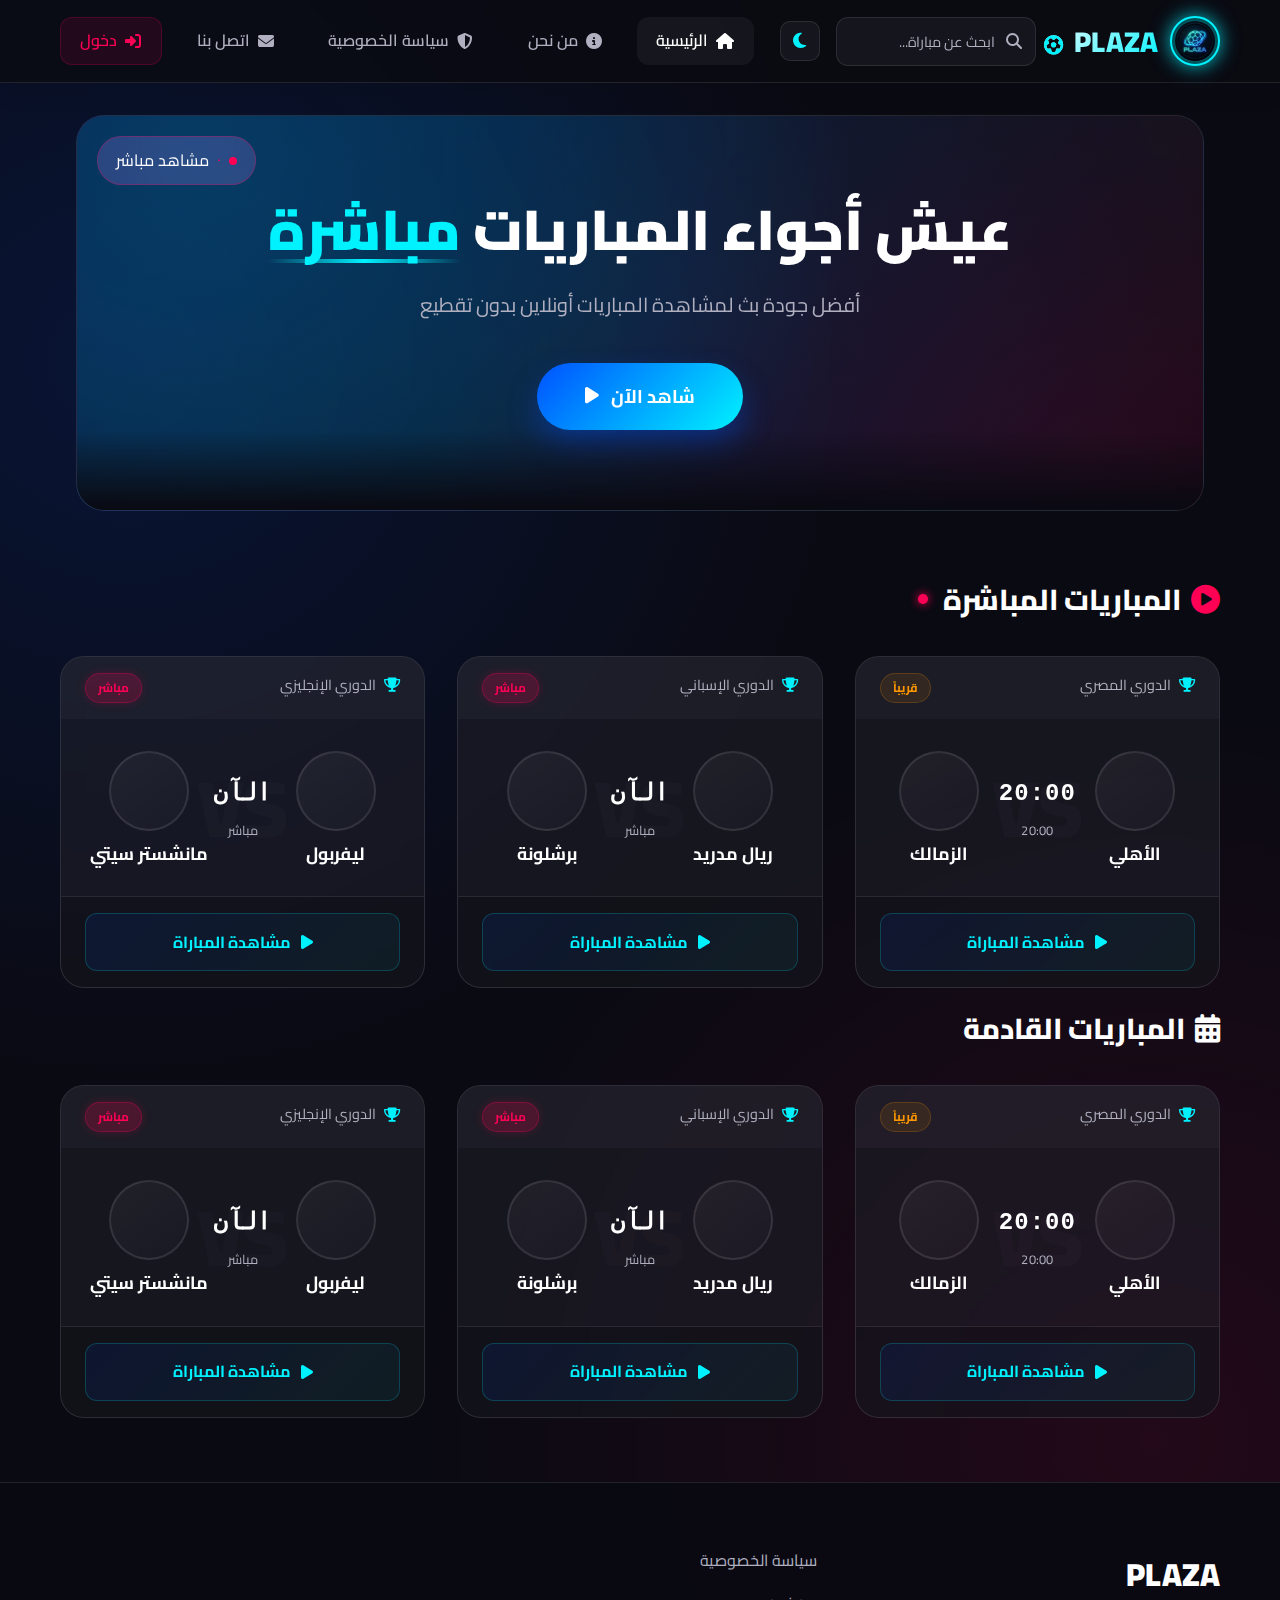
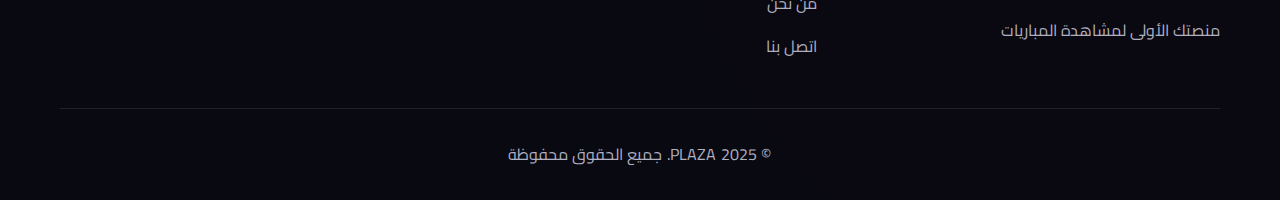
<file: plaza-live2/index.html>
<!DOCTYPE html>
<html lang="ar" dir="rtl">

<head>
    <meta charset="UTF-8">
    <meta name="viewport" content="width=device-width, initial-scale=1.0, maximum-scale=5">
    <meta http-equiv="X-UA-Compatible" content="IE=edge">
    
    <!-- 🔍 SEO Meta Tags -->
    <title>PLAZA - البث المباشر للمباريات الرياضية | مشاهدة مباريات اليوم</title>
    <meta name="description" content="شاهد أهم المباريات مباشرة وبجودة عالية على PLAZA - أفضل منصة بث مباشر للمباريات الرياضية. الدوري الإنجليزي، الإسباني، المصري والسعودي.">
    <meta name="keywords" content="مباريات مباشرة, بث مباشر, كورة لايف, يلا شوت, مشاهدة مباريات اليوم, PLAZA, الدوري الإنجليزي, الدوري الإسباني, الدوري المصري">
    <meta name="author" content="PLAZA">
    <meta name="robots" content="index, follow, max-image-preview:large">
    <meta name="googlebot" content="index, follow">
    <link rel="canonical" href="https://plaza.com/">
    
    <!-- 📱 PWA Meta Tags -->
    <meta name="theme-color" content="#00f2ff">
    <meta name="apple-mobile-web-app-capable" content="yes">
    <meta name="apple-mobile-web-app-status-bar-style" content="black-translucent">
    <meta name="apple-mobile-web-app-title" content="PLAZA">
    <meta name="mobile-web-app-capable" content="yes">
    <meta name="application-name" content="PLAZA">
    <meta name="msapplication-TileColor" content="#0a0a12">
    <meta name="msapplication-config" content="browserconfig.xml">
    <link rel="manifest" href="manifest.json">

    <!-- 🔗 Open Graph / Facebook -->
    <meta property="og:type" content="website">
    <meta property="og:url" content="https://plaza.com/">
    <meta property="og:title" content="PLAZA - البث المباشر للمباريات الرياضية">
    <meta property="og:description" content="شاهد أهم المباريات مباشرة وبجودة عالية - الدوريات الأوروبية والعربية">
    <meta property="og:image" content="logo.png">
    <meta property="og:locale" content="ar_AR">
    <meta property="og:site_name" content="PLAZA">

    <!-- 🐦 Twitter -->
    <meta name="twitter:card" content="summary_large_image">
    <meta name="twitter:url" content="https://plaza.com/">
    <meta name="twitter:title" content="PLAZA - البث المباشر للمباريات الرياضية">
    <meta name="twitter:description" content="شاهد أهم المباريات مباشرة وبجودة عالية">
    <meta name="twitter:image" content="logo.png">

    <!-- 📊 Schema.org Structured Data -->
    <script type="application/ld+json">
    {
        "@context": "https://schema.org",
        "@type": "WebSite",
        "name": "PLAZA",
        "alternateName": "بلازا",
        "url": "https://plaza.com/",
        "description": "منصة البث المباشر للمباريات الرياضية",
        "inLanguage": "ar",
        "potentialAction": {
            "@type": "SearchAction",
            "target": "https://plaza.com/search?q={search_term_string}",
            "query-input": "required name=search_term_string"
        }
    }
    </script>

    <!-- 🖼️ Favicon -->
    <link rel="icon" type="image/png" sizes="32x32" href="logo.png">
    <link rel="icon" type="image/png" sizes="16x16" href="logo.png">
    <link rel="apple-touch-icon" sizes="180x180" href="logo.png">
    <link rel="mask-icon" href="logo.png" color="#00f2ff">

    <!-- ⚡ Preconnect & Preload -->
    <link rel="preconnect" href="https://fonts.googleapis.com">
    <link rel="preconnect" href="https://fonts.gstatic.com" crossorigin>
    <link rel="preconnect" href="https://cdnjs.cloudflare.com">
    <link rel="dns-prefetch" href="https://www.thesportsdb.com">
    
    <!-- 🎨 Fonts & Icons -->
    <link href="https://fonts.googleapis.com/css2?family=Cairo:wght@300;400;500;600;700;800;900&family=Tajawal:wght@400;500;700&display=swap" rel="stylesheet">
    <link rel="stylesheet" href="https://cdnjs.cloudflare.com/ajax/libs/font-awesome/6.5.0/css/all.min.css">

    <!-- 🎭 Styles -->
    <link rel="stylesheet" href="style.css">
    
    <!-- 📜 Scripts -->
    <script defer src="database.js"></script>
    <script defer src="auth.js"></script>
    <script defer src="ads.js"></script>
    <script defer src="modal.js"></script>
    <script defer src="scraper.js"></script>
    <script defer src="utils.js"></script>
    <script defer src="ui-components.js"></script>
    <script defer src="advanced-ui.js"></script>
    <script defer src="script.js"></script>
    
    <!-- 🔧 Clear Cache & Reset Data -->
    <script>
        // مسح جميع الـ cache القديم
        if ('caches' in window) {
            caches.keys().then(names => {
                names.forEach(name => {
                    // مسح كل الـ caches القديمة
                    if (name.includes('plaza-cache-v1') || 
                        name.includes('plaza-cache-v2') || 
                        name.includes('plaza-cache-v3') ||
                        name.includes('plaza-cache-v4') ||
                        name.includes('plaza-dynamic')) {
                        caches.delete(name);
                    }
                });
            });
        }
        
        // مسح بيانات المستخدمين القديمة وإعادة ضبط النظام
        if (!localStorage.getItem('plaza_v5_reset')) {
            const data = JSON.parse(localStorage.getItem('plazaDB') || '{}');
            if (data.users) {
                delete data.users;
                localStorage.setItem('plazaDB', JSON.stringify(data));
            }
            // مسح محاولات الدخول
            localStorage.removeItem('plaza_login_attempts');
            // مسح الـ reset القديمة
            localStorage.removeItem('plaza_v3_reset');
            localStorage.removeItem('plaza_v4_reset');
            localStorage.setItem('plaza_v5_reset', 'done');
        }
    </script>
    
    <!-- 🔧 Service Worker Registration -->
    <script>
        if ('serviceWorker' in navigator) {
            window.addEventListener('load', () => {
                // Unregister old service workers first
                navigator.serviceWorker.getRegistrations().then(registrations => {
                    registrations.forEach(reg => reg.unregister());
                });
                
                // Register new one
                setTimeout(() => {
                    navigator.serviceWorker.register('./sw.js')
                        .then(reg => console.log('✅ SW registered'))
                        .catch(err => console.log('❌ SW failed'));
                }, 1000);
            });
        }
    </script>
</head>

<body>
    <header>
        <div class="container">
            <div class="logo">
                <img src="logo.png" alt="PLAZA Logo" class="logo-img animated-logo rounded-logo">
                <h1>PLAZA <i class="fa-solid fa-futbol ball-icon"></i></h1>
            </div>
            <div class="nav-container">
                <!-- Search Box -->
                <div class="search-box" id="searchBox">
                    <input type="text" id="searchInput" placeholder="ابحث عن مباراة..." autocomplete="off">
                    <i class="fa-solid fa-search search-icon"></i>
                    <div class="search-results" id="searchResults"></div>
                </div>
                
                <button class="menu-toggle" id="menuToggle" data-mobile-menu aria-label="فتح القائمة"><i class="fa-solid fa-bars"></i></button>
                <nav class="main-nav" id="mainNav">
                    <a href="index.html" class="active"><i class="fa-solid fa-home"></i> الرئيسية</a>
                    <a href="about.html"><i class="fa-solid fa-info-circle"></i> من نحن</a>
                    <a href="privacy.html"><i class="fa-solid fa-shield-alt"></i> سياسة الخصوصية</a>
                    <a href="contact.html"><i class="fa-solid fa-envelope"></i> اتصل بنا</a>
                    <a href="#" class="admin-link"><i class="fa-solid fa-sign-in-alt"></i> دخول</a>
                </nav>
            </div>
        </div>
    </header>

    <!-- إعلان الهيدر -->
    <div id="header-ad" class="container ad-container-wrapper"></div>

    <main class="container">
        <section class="hero-section">
            <!-- Viewer Count Badge -->
            <div class="viewer-badge" id="viewerBadge" style="display: none;">
                <span class="live-dot"></span>
                <span id="viewerCount">0</span> مشاهد مباشر
            </div>
            
            <div class="hero-content">
                <h2>عيش أجواء المباريات <span class="highlight">مباشرة</span></h2>
                <p>أفضل جودة بث لمشاهدة المباريات أونلاين بدون تقطيع</p>
                <a href="#liveMatches" class="cta-button">شاهد الآن <i class="fa-solid fa-play"></i></a>
            </div>
        </section>

        <section class="matches-section">
            <div class="section-header">
                <h3><i class="fa-solid fa-circle-play live-icon"></i> المباريات المباشرة</h3>
                <div class="live-indicator"></div>
            </div>
            <div id="liveMatches" class="matches-grid">
                <!-- المباريات المباشرة -->
            </div>

            <!-- إعلان بين المباريات -->
            <div id="incontent-ad" class="container ad-container-wrapper"></div>

            <div class="section-header">
                <h3><i class="fa-solid fa-calendar-days"></i> المباريات القادمة</h3>
            </div>
            <div id="upcomingMatches" class="matches-grid">
                <!-- المباريات القادمة -->
            </div>
        </section>
    </main>

    <!-- إعلان الفوتر -->
    <div id="footer-ad" class="container ad-container-wrapper"></div>

    <footer>
        <div class="container">
            <div class="footer-content">
                <div class="footer-brand">
                    <h2>PLAZA</h2>
                    <p>منصتك الأولى لمشاهدة المباريات</p>
                </div>
                <div class="footer-links">
                    <a href="privacy.html">سياسة الخصوصية</a>
                    <a href="about.html">من نحن</a>
                    <a href="contact.html">اتصل بنا</a>
                </div>
                <div class="social-links" id="footerSocialLinks">
                    <!-- Social links will be loaded here -->
                </div>
            </div>
            <div class="copyright">
                <p>&copy; 2025 PLAZA. جميع الحقوق محفوظة</p>
            </div>
        </div>
    </footer>
</body>

</html>
</file>
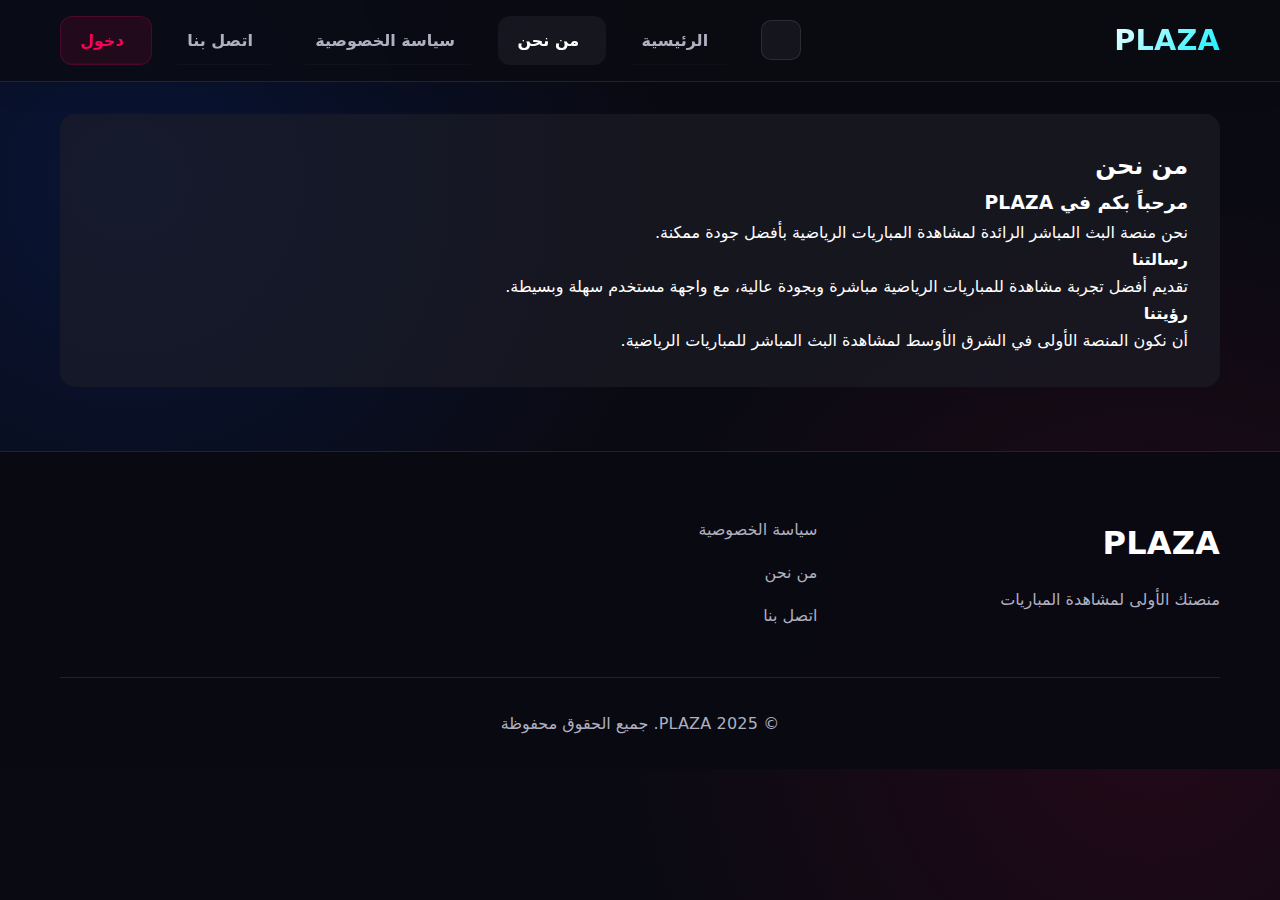
<file: plaza-live2/about.html>
<!DOCTYPE html>
<html lang="ar" dir="rtl">

<head>
    <meta charset="UTF-8">
    <meta name="viewport" content="width=device-width, initial-scale=1.0">
    <title>من نحن - PLAZA</title>
    <link rel="icon" type="image/png" href="logo.png">

    <!-- Google Fonts: Cairo + Tajawal -->
    <link rel="preconnect" href="https://fonts.googleapis.com">
    <link rel="preconnect" href="https://fonts.gstatic.com" crossorigin>
    <link href="https://fonts.googleapis.com/css2?family=Cairo:wght@300;400;500;600;700;800;900&family=Tajawal:wght@400;500;700&display=swap" rel="stylesheet">

    <!-- FontAwesome -->
    <link rel="stylesheet" href="https://cdnjs.cloudflare.com/ajax/libs/font-awesome/6.5.0/css/all.min.css">

    <link rel="stylesheet" href="style.css">
    <script defer src="database.js"></script>
    <script defer src="auth.js"></script>
    <script defer src="ads.js"></script>
    <script defer src="modal.js"></script>
    <script defer src="scraper.js"></script>
    <script defer src="utils.js"></script>
    <script defer src="ui-components.js"></script>
    <script defer src="advanced-ui.js"></script>
    <script defer src="script.js"></script>
</head>

<body>
    <header>
        <div class="container">
            <div class="logo">
                <h1><i class="fa-solid fa-futbol"></i> PLAZA</h1>
            </div>
            <div class="nav-container">
                <button class="menu-toggle" id="menuToggle" aria-label="فتح القائمة"><i class="fa-solid fa-bars"></i></button>
                <nav class="main-nav" id="mainNav">
                    <a href="index.html"><i class="fa-solid fa-home"></i> الرئيسية</a>
                    <a href="about.html" class="active"><i class="fa-solid fa-info-circle"></i> من نحن</a>
                    <a href="privacy.html"><i class="fa-solid fa-shield-alt"></i> سياسة الخصوصية</a>
                    <a href="contact.html"><i class="fa-solid fa-envelope"></i> اتصل بنا</a>
                    <a href="#" class="admin-link"><i class="fa-solid fa-sign-in-alt"></i> دخول</a>
                </nav>
            </div>
        </div>
    </header>

    <!-- إعلان الهيدر -->
    <div id="header-ad" class="container ad-container-wrapper"></div>

    <main class="container">
        <div class="content-wrapper page-content-card">
            <h2>من نحن</h2>
            <div id="aboutContent">
                <!-- Content will be loaded from database -->
            </div>
        </div>
    </main>

    <!-- إعلان الفوتر -->
    <div id="footer-ad" class="container ad-container-wrapper"></div>

    <footer>
        <div class="container">
            <div class="footer-content">
                <div class="footer-brand">
                    <h2>PLAZA</h2>
                    <p>منصتك الأولى لمشاهدة المباريات</p>
                </div>
                <div class="footer-links">
                    <a href="privacy.html">سياسة الخصوصية</a>
                    <a href="about.html">من نحن</a>
                    <a href="contact.html">اتصل بنا</a>
                </div>
                <div class="social-links" id="footerSocialLinks">
                    <!-- Social links will be loaded here -->
                </div>
            </div>
            <div class="copyright">
                <p>&copy; 2025 PLAZA. جميع الحقوق محفوظة</p>
            </div>
        </div>
    </footer>
</body>

</html>
</file>
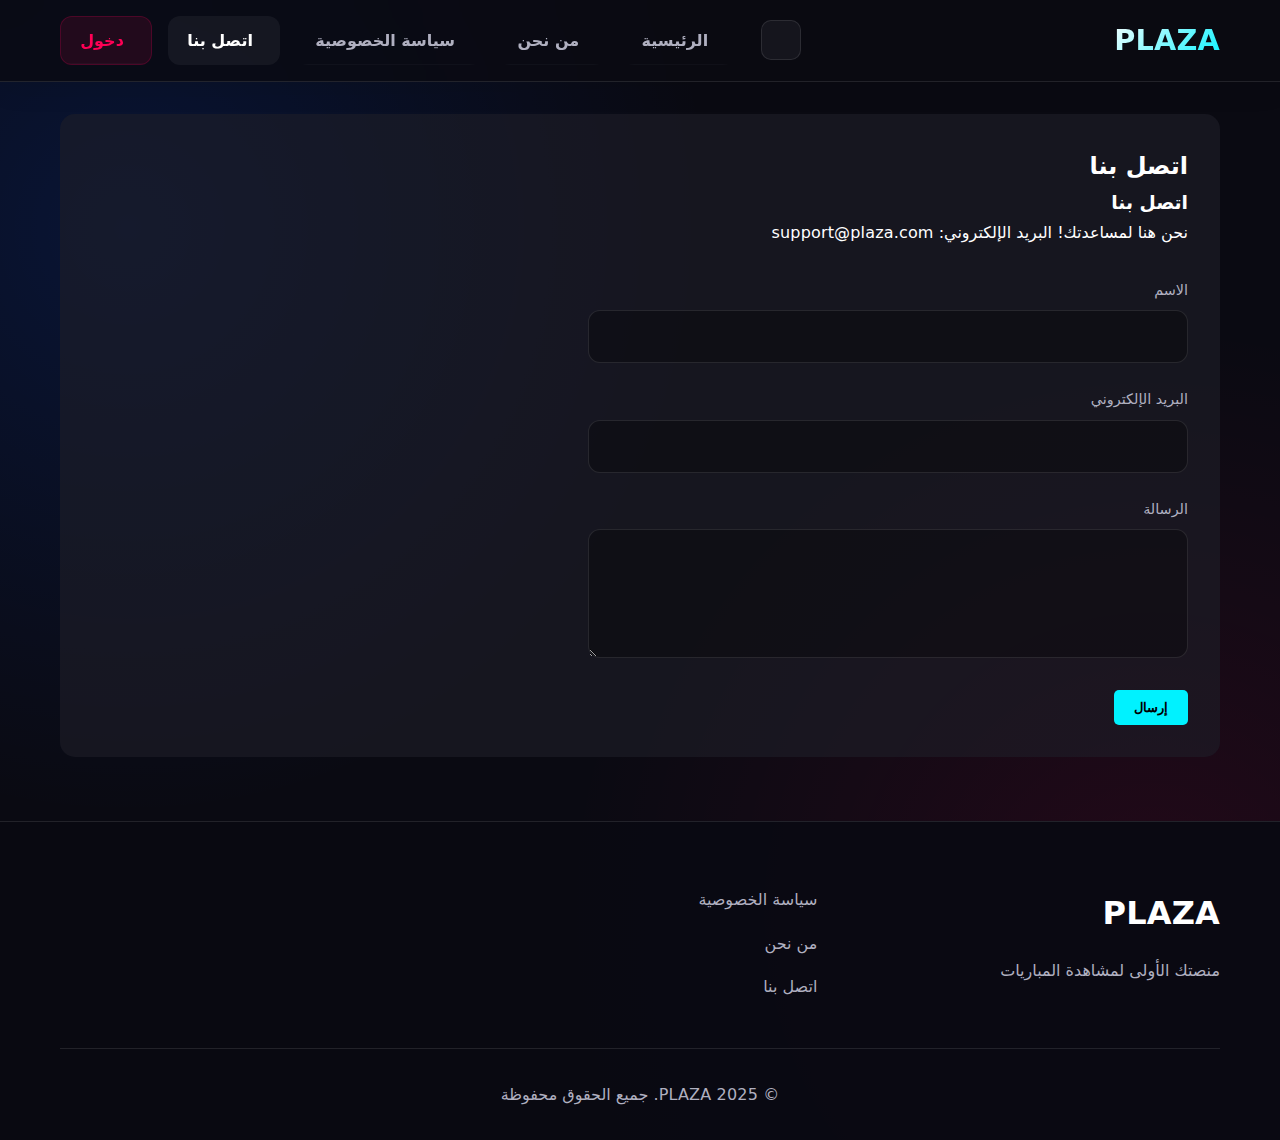
<file: plaza-live2/contact.html>
<!DOCTYPE html>
<html lang="ar" dir="rtl">

<head>
    <meta charset="UTF-8">
    <meta name="viewport" content="width=device-width, initial-scale=1.0">
    <title>اتصل بنا - PLAZA</title>
    <link rel="icon" type="image/png" href="logo.png">

    <!-- Google Fonts: Cairo + Tajawal -->
    <link rel="preconnect" href="https://fonts.googleapis.com">
    <link rel="preconnect" href="https://fonts.gstatic.com" crossorigin>
    <link href="https://fonts.googleapis.com/css2?family=Cairo:wght@300;400;500;600;700;800;900&family=Tajawal:wght@400;500;700&display=swap" rel="stylesheet">

    <!-- FontAwesome -->
    <link rel="stylesheet" href="https://cdnjs.cloudflare.com/ajax/libs/font-awesome/6.5.0/css/all.min.css">

    <link rel="stylesheet" href="style.css">
    <script defer src="database.js"></script>
    <script defer src="auth.js"></script>
    <script defer src="ads.js"></script>
    <script defer src="modal.js"></script>
    <script defer src="scraper.js"></script>
    <script defer src="utils.js"></script>
    <script defer src="ui-components.js"></script>
    <script defer src="advanced-ui.js"></script>
    <script defer src="script.js"></script>
</head>

<body>
    <header>
        <div class="container">
            <div class="logo">
                <h1><i class="fa-solid fa-futbol"></i> PLAZA</h1>
            </div>
            <div class="nav-container">
                <button class="menu-toggle" id="menuToggle" aria-label="فتح القائمة"><i class="fa-solid fa-bars"></i></button>
                <nav class="main-nav" id="mainNav">
                    <a href="index.html"><i class="fa-solid fa-home"></i> الرئيسية</a>
                    <a href="about.html"><i class="fa-solid fa-info-circle"></i> من نحن</a>
                    <a href="privacy.html"><i class="fa-solid fa-shield-alt"></i> سياسة الخصوصية</a>
                    <a href="contact.html" class="active"><i class="fa-solid fa-envelope"></i> اتصل بنا</a>
                    <a href="#" class="admin-link"><i class="fa-solid fa-sign-in-alt"></i> دخول</a>
                </nav>
            </div>
        </div>
    </header>

    <!-- إعلان الهيدر -->
    <div id="header-ad" class="container ad-container-wrapper"></div>

    <main class="container">
        <div class="content-wrapper page-content-card">
            <h2>اتصل بنا</h2>
            <div id="contactContent">
                <!-- Content will be loaded from database -->
            </div>

            <form id="contactForm" class="contact-form">
                <div class="form-group">
                    <label for="contactName">الاسم</label>
                    <input type="text" id="contactName" name="name" class="form-control" required>
                </div>
                <div class="form-group">
                    <label for="contactEmail">البريد الإلكتروني</label>
                    <input type="email" id="contactEmail" name="email" class="form-control" required>
                </div>
                <div class="form-group">
                    <label for="contactMessage">الرسالة</label>
                    <textarea id="contactMessage" name="message" class="form-control" rows="5" required></textarea>
                </div>
                <button type="submit" class="contact-submit-btn">إرسال</button>
            </form>
        </div>
    </main>

    <!-- إعلان الفوتر -->
    <div id="footer-ad" class="container ad-container-wrapper"></div>

    <footer>
        <div class="container">
            <div class="footer-content">
                <div class="footer-brand">
                    <h2>PLAZA</h2>
                    <p>منصتك الأولى لمشاهدة المباريات</p>
                </div>
                <div class="footer-links">
                    <a href="privacy.html">سياسة الخصوصية</a>
                    <a href="about.html">من نحن</a>
                    <a href="contact.html">اتصل بنا</a>
                </div>
                <div class="social-links" id="footerSocialLinks">
                    <!-- Social links will be loaded here -->
                </div>
            </div>
            <div class="copyright">
                <p>&copy; 2025 PLAZA. جميع الحقوق محفوظة</p>
            </div>
        </div>
    </footer>
</body>

</html>
</file>
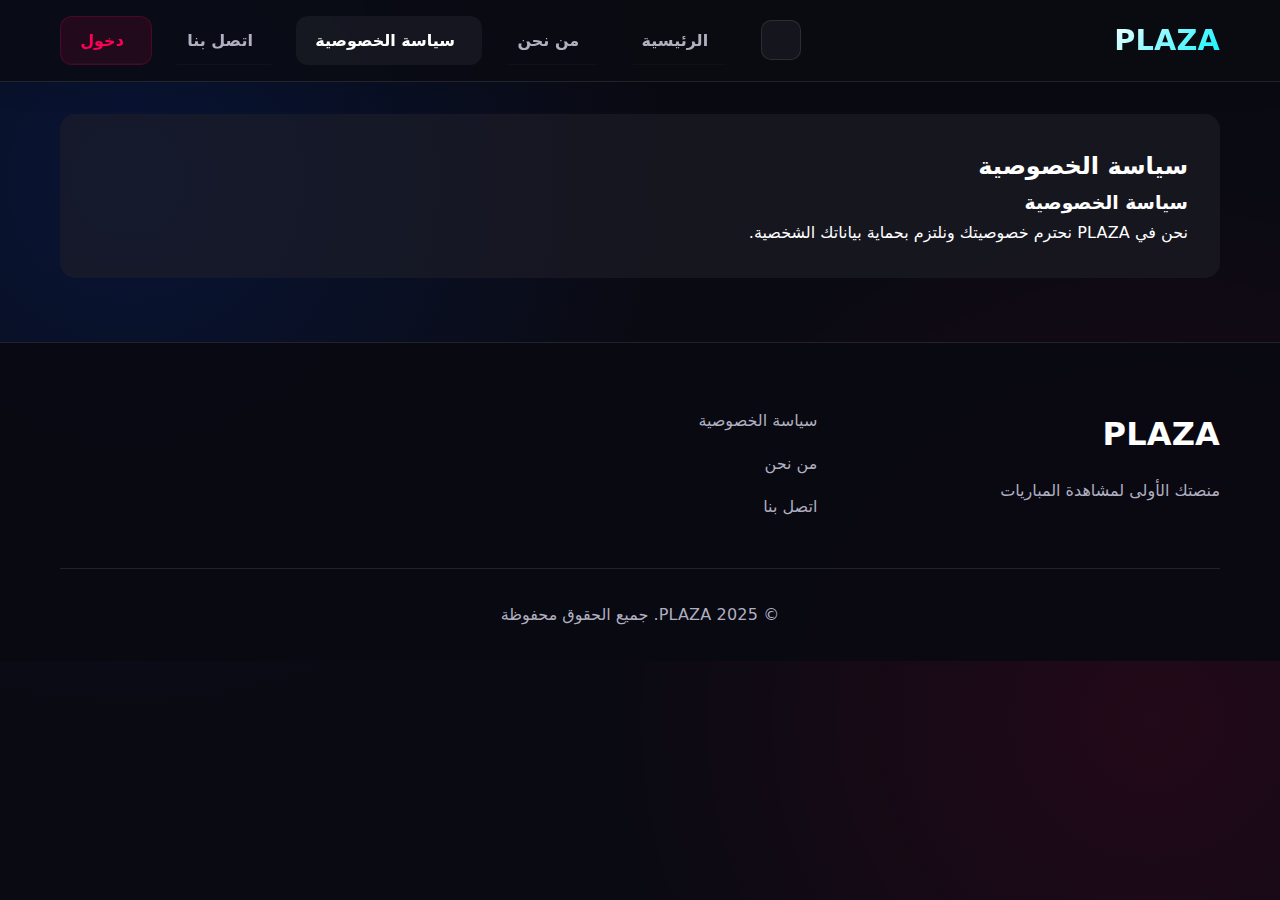
<file: plaza-live2/privacy.html>
<!DOCTYPE html>
<html lang="ar" dir="rtl">

<head>
    <meta charset="UTF-8">
    <meta name="viewport" content="width=device-width, initial-scale=1.0">
    <title>سياسة الخصوصية - PLAZA</title>
    <link rel="icon" type="image/png" href="logo.png">

    <!-- Google Fonts: Cairo + Tajawal -->
    <link rel="preconnect" href="https://fonts.googleapis.com">
    <link rel="preconnect" href="https://fonts.gstatic.com" crossorigin>
    <link href="https://fonts.googleapis.com/css2?family=Cairo:wght@300;400;500;600;700;800;900&family=Tajawal:wght@400;500;700&display=swap" rel="stylesheet">

    <!-- FontAwesome -->
    <link rel="stylesheet" href="https://cdnjs.cloudflare.com/ajax/libs/font-awesome/6.5.0/css/all.min.css">

    <link rel="stylesheet" href="style.css">
    <script defer src="database.js"></script>
    <script defer src="auth.js"></script>
    <script defer src="ads.js"></script>
    <script defer src="modal.js"></script>
    <script defer src="scraper.js"></script>
    <script defer src="utils.js"></script>
    <script defer src="ui-components.js"></script>
    <script defer src="advanced-ui.js"></script>
    <script defer src="script.js"></script>
</head>

<body>
    <header>
        <div class="container">
            <div class="logo">
                <h1><i class="fa-solid fa-futbol"></i> PLAZA</h1>
            </div>
            <div class="nav-container">
                <button class="menu-toggle" id="menuToggle" aria-label="فتح القائمة"><i class="fa-solid fa-bars"></i></button>
                <nav class="main-nav" id="mainNav">
                    <a href="index.html"><i class="fa-solid fa-home"></i> الرئيسية</a>
                    <a href="about.html"><i class="fa-solid fa-info-circle"></i> من نحن</a>
                    <a href="privacy.html" class="active"><i class="fa-solid fa-shield-alt"></i> سياسة الخصوصية</a>
                    <a href="contact.html"><i class="fa-solid fa-envelope"></i> اتصل بنا</a>
                    <a href="#" class="admin-link"><i class="fa-solid fa-sign-in-alt"></i> دخول</a>
                </nav>
            </div>
        </div>
    </header>

    <!-- إعلان الهيدر -->
    <div id="header-ad" class="container ad-container-wrapper"></div>

    <main class="container">
        <div class="content-wrapper page-content-card">
            <h2>سياسة الخصوصية</h2>
            <div id="privacyContent">
                <!-- Content will be loaded from database -->
            </div>
        </div>
    </main>

    <!-- إعلان الفوتر -->
    <div id="footer-ad" class="container ad-container-wrapper"></div>

    <footer>
        <div class="container">
            <div class="footer-content">
                <div class="footer-brand">
                    <h2>PLAZA</h2>
                    <p>منصتك الأولى لمشاهدة المباريات</p>
                </div>
                <div class="footer-links">
                    <a href="privacy.html">سياسة الخصوصية</a>
                    <a href="about.html">من نحن</a>
                    <a href="contact.html">اتصل بنا</a>
                </div>
                <div class="social-links" id="footerSocialLinks">
                    <!-- Social links will be loaded here -->
                </div>
            </div>
            <div class="copyright">
                <p>&copy; 2025 PLAZA. جميع الحقوق محفوظة</p>
            </div>
        </div>
    </footer>
</body>

</html>
</file>
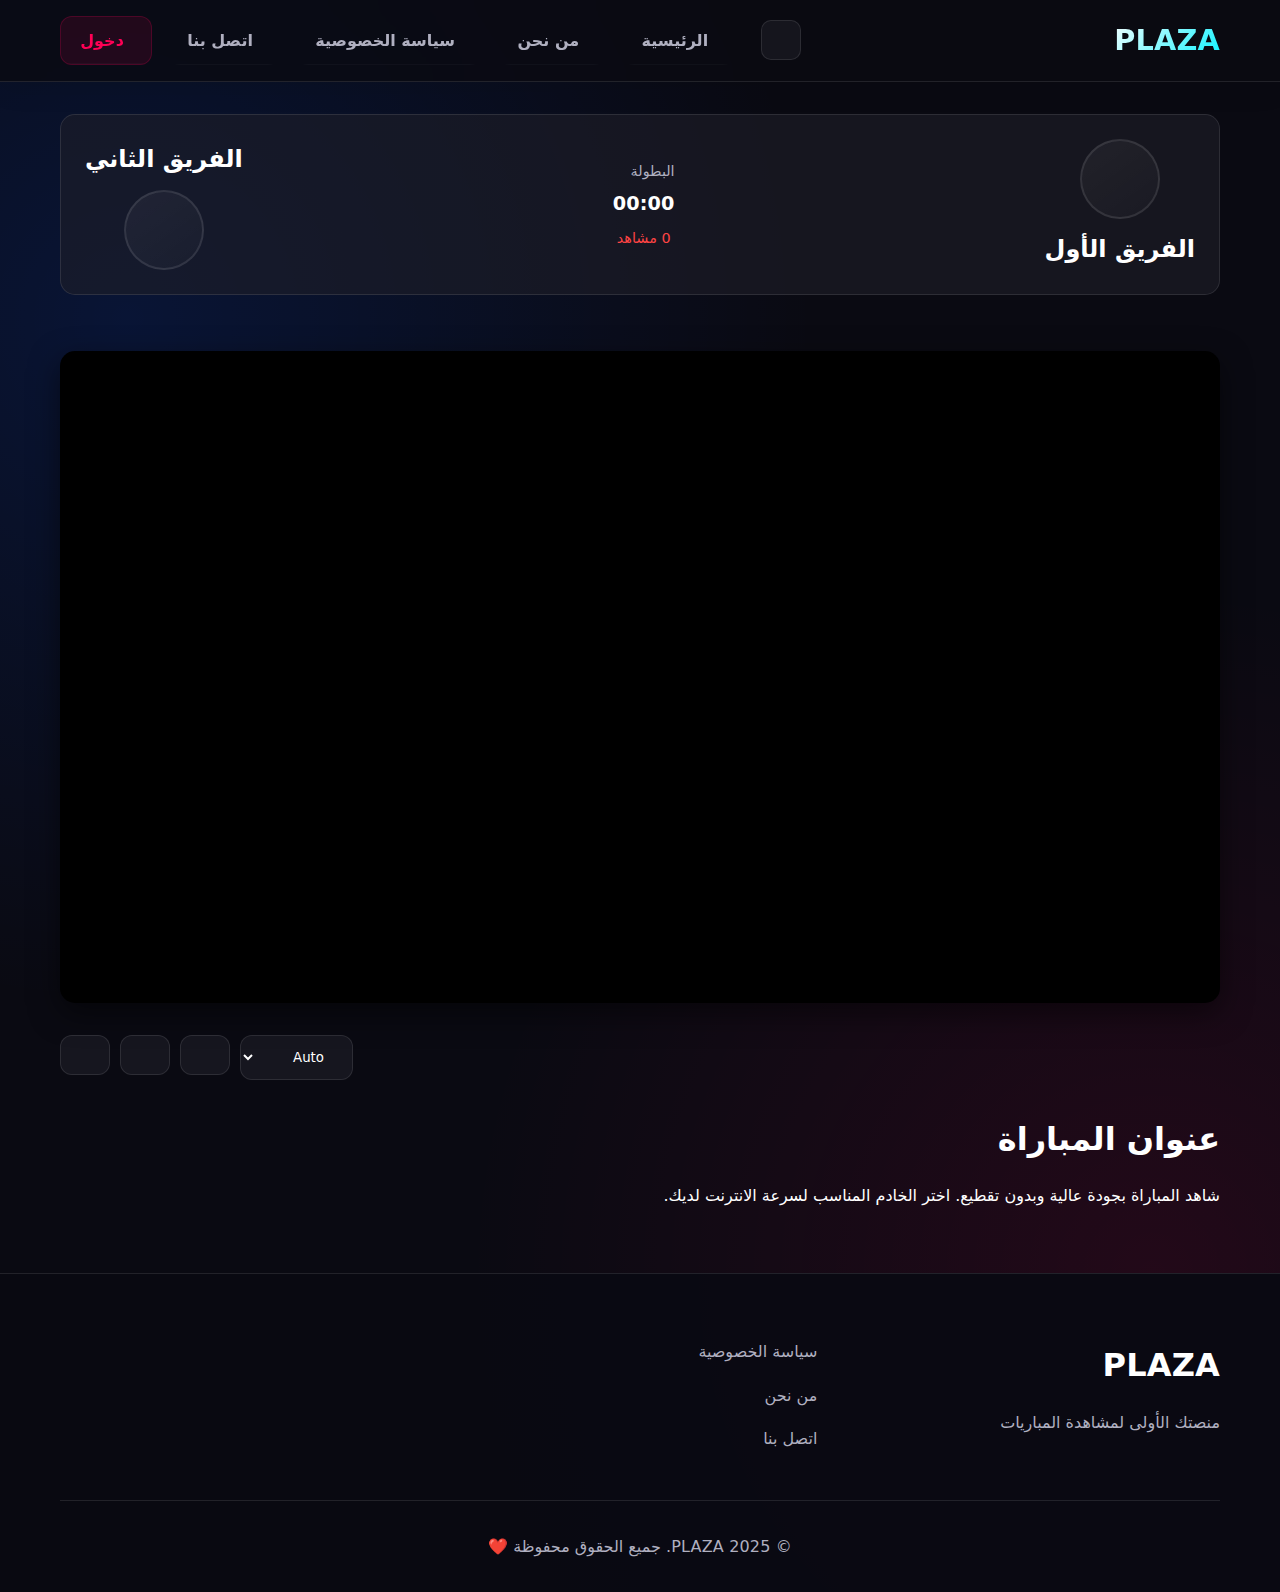
<file: plaza-live2/watch.html>
<!DOCTYPE html>
<html lang="ar" dir="rtl">

<head>
    <meta charset="UTF-8">
    <meta name="viewport" content="width=device-width, initial-scale=1.0">
    <title>مشاهدة المباراة - PLAZA</title>
    <link rel="icon" type="image/png" href="logo.png">
    <link rel="preconnect" href="https://fonts.googleapis.com">
    <link rel="preconnect" href="https://fonts.gstatic.com" crossorigin>
    <link href="https://fonts.googleapis.com/css2?family=Cairo:wght@300;400;500;600;700;800;900&family=Tajawal:wght@400;500;700&display=swap" rel="stylesheet">
    <link rel="stylesheet" href="style.css">
    <link rel="stylesheet" href="https://cdnjs.cloudflare.com/ajax/libs/font-awesome/6.5.0/css/all.min.css">
    <script defer src="database.js"></script>
    <script defer src="auth.js"></script>
    <script defer src="ads.js"></script>
    <script defer src="modal.js"></script>
    <script defer src="scraper.js"></script>
    <script defer src="utils.js"></script>
    <script defer src="ui-components.js"></script>
    <script defer src="advanced-ui.js"></script>
    <script defer src="script.js"></script>

</head>

<body>
    <header>
        <div class="container">
            <div class="logo">
                <h1><i class="fa-solid fa-futbol"></i> PLAZA</h1>
            </div>
            <div class="nav-container">
                <button class="menu-toggle" id="menuToggle" aria-label="فتح القائمة"><i class="fa-solid fa-bars"></i></button>
                <nav class="main-nav" id="mainNav">
                    <a href="index.html"><i class="fa-solid fa-home"></i> الرئيسية</a>
                    <a href="about.html"><i class="fa-solid fa-info-circle"></i> من نحن</a>
                    <a href="privacy.html"><i class="fa-solid fa-shield-alt"></i> سياسة الخصوصية</a>
                    <a href="contact.html"><i class="fa-solid fa-envelope"></i> اتصل بنا</a>
                    <a href="#" class="admin-link"><i class="fa-solid fa-sign-in-alt"></i> دخول</a>
                </nav>
            </div>
        </div>
    </header>

    <main class="container watch-main">
        <!-- Header Ad -->
        <div id="header-ad" class="ad-container-wrapper"></div>

        <div class="match-details-header">
            <div class="team-info">
                <div class="team-logo-wrapper" id="team1Logo"></div>
                <h2 id="team1Name">الفريق الأول</h2>
            </div>

            <div class="match-center-info">
                <div id="matchTournament" class="match-tournament">البطولة</div>
                <div id="matchTime" class="match-time">00:00</div>
                <div id="viewerCount" class="match-viewer-count">
                    <i class="fa-solid fa-eye"></i> <span id="countValue">0</span> مشاهد
                </div>
            </div>

            <div class="team-info">
                <h2 id="team2Name">الفريق الثاني</h2>
                <div class="team-logo-wrapper" id="team2Logo"></div>
            </div>
        </div>

        <div class="servers-list" id="serversList">
            <!-- Servers will be loaded here -->
        </div>

        <div class="video-container">
            <iframe id="videoPlayer" src="" allowfullscreen sandbox="allow-scripts allow-same-origin allow-presentation"></iframe>
        </div>

        <div class="player-controls">
            <select id="qualitySelect" class="quality-select">
                <option value="auto">Auto</option>
                <option value="1080">1080p</option>
                <option value="720">720p</option>
                <option value="480">480p</option>
            </select>
            <button class="control-btn" id="pipBtn" title="نافذة عائمة"><i class="fa-solid fa-clone"></i></button>
            <button class="control-btn" id="fullscreenBtn" title="ملء الشاشة"><i
                    class="fa-solid fa-expand"></i></button>
            <button class="control-btn" onclick="refreshStream()" title="تحديث البث"><i
                    class="fa-solid fa-rotate-right"></i></button>
        </div>

        <!-- Content Ad -->
        <div id="incontent-ad" class="ad-container-wrapper"></div>

        <div class="content-wrapper watch-content">
            <h1 id="matchTitle" style="margin-bottom: 1rem;">عنوان المباراة</h1>
            <p>شاهد المباراة بجودة عالية وبدون تقطيع. اختر الخادم المناسب لسرعة الانترنت لديك.</p>
        </div>
    </main>

    <!-- إعلان الفوتر -->
    <div id="footer-ad" class="container ad-container-wrapper"></div>

    <footer>
        <div class="container">
            <div class="footer-content">
                <div class="footer-brand">
                    <h2>PLAZA</h2>
                    <p>منصتك الأولى لمشاهدة المباريات</p>
                </div>
                <div class="footer-links">
                    <a href="privacy.html">سياسة الخصوصية</a>
                    <a href="about.html">من نحن</a>
                    <a href="contact.html">اتصل بنا</a>
                </div>
                <div class="social-links" id="footerSocialLinks"></div>
            </div>
            <div class="copyright">
                <p>&copy; 2025 PLAZA. جميع الحقوق محفوظة ❤️</p>
            </div>
        </div>
    </footer>
</body>

</html>
</file>
<file: plaza-live2/style.css>
/* CSS Variables & Reset */
:root {
    --primary-color: #00f2ff;
    --secondary-color: #0051ff;
    --accent-color: #ff0055;
    --bg-dark: #0a0a12;
    --bg-card: rgba(30, 30, 40, 0.6);
    --text-light: #ffffff;
    --text-gray: #b0b0c0;
    --glass-border: rgba(255, 255, 255, 0.1);
    --glass-shine: rgba(255, 255, 255, 0.05);
    --font-main: 'Cairo', 'Tajawal', 'Segoe UI', system-ui, sans-serif;
    --font-display: 'Cairo', 'Tajawal', sans-serif;
    --transition: all 0.3s cubic-bezier(0.4, 0, 0.2, 1);
}

* {
    margin: 0;
    padding: 0;
    box-sizing: border-box;
    outline: none;
}

/* 🔤 Enhanced Font Rendering */
html {
    -webkit-font-smoothing: antialiased;
    -moz-osx-font-smoothing: grayscale;
    text-rendering: optimizeLegibility;
    font-feature-settings: 'kern' 1;
    scroll-behavior: smooth;
}

body {
    background-color: var(--bg-dark);
    background-image:
        radial-gradient(circle at 10% 20%, rgba(0, 81, 255, 0.15) 0%, transparent 40%),
        radial-gradient(circle at 90% 80%, rgba(255, 0, 85, 0.1) 0%, transparent 40%);
    color: var(--text-light);
    font-family: var(--font-main);
    font-weight: 400;
    font-size: 16px;
    line-height: 1.7;
    min-height: 100vh;
    direction: rtl;
    overflow-x: hidden;
    letter-spacing: 0.01em;
}

a {
    text-decoration: none;
    color: inherit;
    transition: var(--transition);
}

ul {
    list-style: none;
}

.container {
    max-width: 1200px;
    margin: 0 auto;
    padding: 0 20px;
}

/* Header & Navigation */
header {
    background: rgba(10, 10, 18, 0.8);
    backdrop-filter: blur(20px);
    -webkit-backdrop-filter: blur(20px);
    border-bottom: 1px solid var(--glass-border);
    position: sticky;
    top: 0;
    z-index: 1000;
    padding: 1rem 0;
    box-shadow: 0 4px 30px rgba(0, 0, 0, 0.1);
}

header .container {
    display: flex;
    justify-content: space-between;
    align-items: center;
}

.logo {
    display: flex;
    align-items: center;
    gap: 12px;
}

.logo h1 {
    font-size: 1.8rem;
    font-weight: 900;
    background: linear-gradient(135deg, var(--text-light), var(--primary-color));
    -webkit-background-clip: text;
    -webkit-text-fill-color: transparent;
    background-clip: text;
}

/* Animated Logo */
.logo-img {
    width: 50px;
    height: 50px;
    object-fit: cover;
    filter: drop-shadow(0 0 10px var(--primary-color));
}

/* Rounded Logo */
.rounded-logo {
    border-radius: 50%;
    border: 2px solid var(--primary-color);
    padding: 3px;
    background: rgba(0, 0, 0, 0.3);
}

.animated-logo {
    /* animation disabled for performance */
    transition: var(--transition);
}

.animated-logo:hover {
    transform: scale(1.1);
    filter: drop-shadow(0 0 15px var(--primary-color));
}

/* Animated Ball Icon */
.ball-icon {
    color: var(--primary-color);
    -webkit-text-fill-color: var(--primary-color);
    font-size: 1.2rem;
    margin-right: 5px;
    transition: var(--transition);
    cursor: pointer;
    display: inline-block;
}

.ball-icon:hover {
    animation: ballKick 0.5s ease-out forwards, ballSpin 0.5s linear;
    color: var(--accent-color);
    -webkit-text-fill-color: var(--accent-color);
    filter: drop-shadow(0 0 10px var(--accent-color));
}

@keyframes ballKick {
    0% {
        transform: translateX(0) scale(1);
    }

    30% {
        transform: translateX(15px) scale(1.3);
    }

    60% {
        transform: translateX(-5px) scale(0.9);
    }

    100% {
        transform: translateX(0) scale(1);
    }
}

@keyframes ballSpin {
    0% {
        transform: rotate(0deg);
    }

    100% {
        transform: rotate(720deg);
    }
}

@keyframes logoFloat {

    0%,
    100% {
        transform: translateY(0);
    }

    50% {
        transform: translateY(-5px);
    }
}

@keyframes logoGlow {
    0% {
        filter: drop-shadow(0 0 8px var(--primary-color));
    }

    100% {
        filter: drop-shadow(0 0 20px var(--primary-color)) drop-shadow(0 0 30px var(--secondary-color));
    }
}

@keyframes logoSpin {
    0% {
        transform: rotate(0deg) scale(1);
    }

    50% {
        transform: rotate(180deg) scale(1.2);
    }

    100% {
        transform: rotate(360deg) scale(1);
    }
}

.nav-container {
    display: flex;
    align-items: center;
    gap: 1rem;
}

/* Search Box */
.search-box {
    position: relative;
    display: none;
}

@media (min-width: 769px) {
    .search-box {
        display: flex;
    }
}

.search-box input {
    width: 200px;
    padding: 10px 40px 10px 16px;
    background: rgba(255, 255, 255, 0.05);
    border: 1px solid var(--glass-border);
    border-radius: 12px;
    color: var(--text-light);
    font-size: 0.9rem;
    font-family: inherit;
    transition: all 0.3s ease;
}

.search-box input::placeholder {
    color: var(--text-gray);
}

.search-box input:focus {
    width: 280px;
    background: rgba(255, 255, 255, 0.08);
    border-color: var(--primary-color);
    outline: none;
    box-shadow: 0 0 0 3px rgba(0, 242, 255, 0.1);
}

.search-box .search-icon {
    position: absolute;
    right: 14px;
    top: 50%;
    transform: translateY(-50%);
    color: var(--text-gray);
    pointer-events: none;
    transition: color 0.3s ease;
}

.search-box input:focus + .search-icon {
    color: var(--primary-color);
}

/* Search Results Dropdown */
.search-results {
    position: absolute;
    top: calc(100% + 8px);
    left: 0;
    right: 0;
    background: rgba(20, 20, 30, 0.98);
    border: 1px solid var(--glass-border);
    border-radius: 12px;
    max-height: 300px;
    overflow-y: auto;
    opacity: 0;
    visibility: hidden;
    transform: translateY(-10px);
    transition: all 0.3s ease;
    box-shadow: 0 20px 40px rgba(0, 0, 0, 0.4);
    z-index: 1000;
}

.search-results.active {
    opacity: 1;
    visibility: visible;
    transform: translateY(0);
}

.search-result-item {
    padding: 12px 16px;
    display: flex;
    align-items: center;
    gap: 12px;
    cursor: pointer;
    transition: background 0.2s ease;
    border-bottom: 1px solid var(--glass-border);
}

.search-result-item:last-child {
    border-bottom: none;
}

.search-result-item:hover {
    background: rgba(0, 242, 255, 0.1);
}

.search-result-item img {
    width: 36px;
    height: 36px;
    object-fit: contain;
    border-radius: 8px;
}

.search-result-item .result-info {
    flex: 1;
}

.search-result-item .result-teams {
    font-weight: 600;
    color: var(--text-light);
    font-size: 0.9rem;
}

.search-result-item .result-tournament {
    font-size: 0.8rem;
    color: var(--text-gray);
}

.search-no-results {
    padding: 20px;
    text-align: center;
    color: var(--text-gray);
}

.main-nav {
    display: flex;
    gap: 1rem;
}

/* Theme Toggle in Header */
.theme-toggle-header {
    width: 40px;
    height: 40px;
    border-radius: 10px;
    background: rgba(255, 255, 255, 0.05);
    border: 1px solid var(--glass-border);
    display: flex;
    align-items: center;
    justify-content: center;
    cursor: pointer;
    transition: all 0.3s ease;
    color: var(--primary-color);
    font-size: 1.1rem;
    margin-left: 10px;
}

.theme-toggle-header:hover {
    background: rgba(0, 242, 255, 0.1);
    border-color: var(--primary-color);
    transform: scale(1.05);
}

.main-nav a {
    color: var(--text-gray);
    font-weight: 600;
    padding: 0.6rem 1.2rem;
    border-radius: 12px;
    display: flex;
    align-items: center;
    gap: 8px;
    position: relative;
    overflow: hidden;
}

.main-nav a::before {
    content: '';
    position: absolute;
    top: 0;
    left: 0;
    width: 100%;
    height: 100%;
    background: var(--glass-shine);
    transform: translateY(100%);
    transition: var(--transition);
    z-index: -1;
}

.main-nav a:hover,
.main-nav a.active {
    color: var(--text-light);
}

.main-nav a:hover::before,
.main-nav a.active::before {
    transform: translateY(0);
}

.main-nav a.admin-link {
    background: rgba(255, 0, 85, 0.1);
    color: var(--accent-color);
    border: 1px solid rgba(255, 0, 85, 0.2);
}

.main-nav a.admin-link:hover {
    background: var(--accent-color);
    color: white;
}

.menu-toggle {
    display: none;
    background: none;
    border: none;
    color: var(--text-light);
    font-size: 1.5rem;
    cursor: pointer;
}

/* Hero Section */
.hero-section {
    padding: 5rem 2rem;
    text-align: center;
    position: relative;
    margin: 2rem 1rem;
    border-radius: 28px;
    background: linear-gradient(145deg, rgba(0, 81, 255, 0.15), rgba(0, 242, 255, 0.05), rgba(255, 0, 85, 0.03));
    border: 1px solid var(--glass-border);
    overflow: hidden;
    backdrop-filter: blur(10px);
    -webkit-backdrop-filter: blur(10px);
}

/* Animated Background Orbs */
.hero-section::before {
    content: '';
    position: absolute;
    top: -50%;
    left: -50%;
    width: 200%;
    height: 200%;
    background: 
        radial-gradient(circle at 30% 30%, rgba(0, 242, 255, 0.15) 0%, transparent 40%),
        radial-gradient(circle at 70% 70%, rgba(255, 0, 85, 0.1) 0%, transparent 40%),
        radial-gradient(circle at 50% 50%, rgba(0, 81, 255, 0.1) 0%, transparent 50%);
    /* animation disabled for performance */
    z-index: -1;
}

@keyframes heroBackground {
    0%, 100% { transform: translate(0, 0) rotate(0deg); }
    25% { transform: translate(2%, -2%) rotate(5deg); }
    50% { transform: translate(-1%, 1%) rotate(-3deg); }
    75% { transform: translate(-2%, 2%) rotate(3deg); }
}

/* Viewer Badge */
.viewer-badge {
    position: absolute;
    top: 20px;
    left: 20px;
    display: flex;
    align-items: center;
    gap: 8px;
    background: rgba(255, 0, 85, 0.15);
    padding: 10px 18px;
    border-radius: 50px;
    border: 1px solid rgba(255, 0, 85, 0.3);
    backdrop-filter: blur(10px);
    animation: badgePulse 2s ease-in-out infinite;
}

@keyframes badgePulse {
    0%, 100% { box-shadow: 0 0 0 0 rgba(255, 0, 85, 0.4); }
    50% { box-shadow: 0 0 0 10px rgba(255, 0, 85, 0); }
}

.viewer-badge .live-dot {
    width: 8px;
    height: 8px;
    background: var(--accent-color);
    border-radius: 50%;
    animation: liveBlink 1s ease-in-out infinite;
}

@keyframes liveBlink {
    0%, 100% { opacity: 1; }
    50% { opacity: 0.3; }
}

.viewer-badge span {
    color: var(--accent-color);
    font-weight: 600;
    font-size: 0.9rem;
}

.hero-content h2 {
    font-size: 3.5rem;
    font-weight: 900;
    margin-bottom: 1.5rem;
    line-height: 1.2;
    letter-spacing: -1px;
}

.hero-content .highlight {
    color: var(--primary-color);
    position: relative;
    display: inline-block;
}

.hero-content .highlight::after {
    content: '';
    position: absolute;
    bottom: 0;
    left: 0;
    right: 0;
    height: 4px;
    background: linear-gradient(90deg, transparent, var(--primary-color), transparent);
    border-radius: 2px;
}

.hero-content p {
    font-size: 1.25rem;
    color: var(--text-gray);
    margin-bottom: 2.5rem;
    max-width: 600px;
    margin-left: auto;
    margin-right: auto;
    line-height: 1.8;
}

.cta-button {
    display: inline-flex;
    align-items: center;
    gap: 12px;
    background: linear-gradient(135deg, var(--secondary-color), var(--primary-color));
    color: white;
    padding: 1.1rem 3rem;
    border-radius: 50px;
    font-weight: 700;
    font-size: 1.15rem;
    box-shadow: 0 15px 30px rgba(0, 81, 255, 0.35);
    transition: all 0.3s cubic-bezier(0.4, 0, 0.2, 1);
    position: relative;
    overflow: hidden;
}

.cta-button::before {
    content: '';
    position: absolute;
    top: 0;
    left: -100%;
    width: 100%;
    height: 100%;
    background: linear-gradient(90deg, transparent, rgba(255, 255, 255, 0.2), transparent);
    transition: left 0.5s ease;
}

.cta-button:hover::before {
    left: 100%;
}

.cta-button:hover {
    transform: translateY(-4px) scale(1.02);
    box-shadow: 0 20px 40px rgba(0, 81, 255, 0.5);
}

.cta-button i {
    transition: transform 0.3s ease;
}

.cta-button:hover i {
    transform: scale(1.2);
}

/* Bottom Gradient Fade */
.hero-section::after {
    content: '';
    position: absolute;
    bottom: 0;
    left: 0;
    right: 0;
    height: 80px;
    background: linear-gradient(to top, var(--bg-dark), transparent);
    pointer-events: none;
}

/* Matches Section */
.matches-section {
    margin: 4rem 0;
}

.section-header {
    display: flex;
    align-items: center;
    gap: 15px;
    margin-bottom: 2rem;
    position: relative;
}

.section-header h3 {
    font-size: 1.8rem;
    font-weight: 800;
    display: flex;
    align-items: center;
    gap: 10px;
}

.live-icon {
    color: var(--accent-color);
    animation: pulse 2s infinite;
}

.live-indicator {
    width: 10px;
    height: 10px;
    background-color: var(--accent-color);
    border-radius: 50%;
    box-shadow: 0 0 10px var(--accent-color);
    animation: pulse 2s infinite;
}

@keyframes pulse {
    0% {
        opacity: 1;
        transform: scale(1);
    }

    50% {
        opacity: 0.5;
        transform: scale(1.2);
    }

    100% {
        opacity: 1;
        transform: scale(1);
    }
}

.matches-grid {
    display: grid;
    grid-template-columns: repeat(auto-fit, minmax(350px, 1fr));
    gap: 2rem;
}

/* No Matches Message */
.no-matches {
    text-align: center;
    padding: 3rem;
    color: var(--text-gray);
    font-size: 1.2rem;
    background: rgba(255, 255, 255, 0.03);
    border-radius: 16px;
    border: 1px dashed var(--glass-border);
    grid-column: 1 / -1;
}

/* Match Card */
.match-card {
    background: var(--bg-card);
    backdrop-filter: blur(10px);
    border: 1px solid var(--glass-border);
    border-radius: 24px;
    padding: 0;
    position: relative;
    overflow: hidden;
    transition: all 0.4s cubic-bezier(0.4, 0, 0.2, 1);
    display: flex;
    flex-direction: column;
    height: 100%;
}

/* Card Glow Effect */
.match-card::before {
    content: '';
    position: absolute;
    inset: -2px;
    background: linear-gradient(135deg, transparent 40%, rgba(0, 242, 255, 0.3) 50%, transparent 60%);
    border-radius: 25px;
    opacity: 0;
    transition: opacity 0.4s ease;
    z-index: -1;
}

.match-card:hover::before {
    opacity: 1;
    /* animation disabled for performance */
}

@keyframes cardGlow {
    0% { background-position: 200% 0; }
    100% { background-position: -200% 0; }
}

.match-card:hover {
    transform: translateY(-8px) scale(1.02);
    border-color: var(--primary-color);
    box-shadow: 
        0 20px 40px rgba(0, 0, 0, 0.4),
        0 0 30px rgba(0, 242, 255, 0.15);
}

.match-card-header {
    background: rgba(255, 255, 255, 0.03);
    padding: 1rem 1.5rem;
    display: flex;
    justify-content: space-between;
    align-items: center;
}

.match-tournament {
    display: flex;
    align-items: center;
    gap: 8px;
    color: var(--text-gray);
    font-size: 0.9rem;
}

.match-tournament i {
    color: var(--primary-color);
}

.match-status-badge {
    padding: 4px 12px;
    border-radius: 20px;
    font-size: 0.75rem;
    font-weight: 700;
    text-transform: uppercase;
    letter-spacing: 0.5px;
}

.match-status-badge.live {
    background: rgba(255, 0, 85, 0.2);
    color: var(--accent-color);
    border: 1px solid rgba(255, 0, 85, 0.3);
    box-shadow: 0 0 10px rgba(255, 0, 85, 0.2);
    animation: pulse 2s infinite;
}

.match-status-badge.upcoming {
    background: rgba(255, 152, 0, 0.1);
    color: #ff9800;
    border: 1px solid rgba(255, 152, 0, 0.2);
}

.match-card-body {
    padding: 2rem 1.5rem;
    display: flex;
    justify-content: space-between;
    align-items: center;
    position: relative;
}

.match-card-body::before {
    content: 'VS';
    position: absolute;
    top: 50%;
    left: 50%;
    transform: translate(-50%, -50%);
    font-size: 5rem;
    font-weight: 900;
    color: rgba(255, 255, 255, 0.02);
    z-index: 0;
    pointer-events: none;
}

.team-column {
    display: flex;
    flex-direction: column;
    align-items: center;
    gap: 12px;
    flex: 1;
    z-index: 1;
}

.team-logo-wrapper {
    width: 80px;
    height: 80px;
    background: linear-gradient(145deg, rgba(255, 255, 255, 0.05), rgba(255, 255, 255, 0.02));
    border-radius: 50%;
    display: flex;
    align-items: center;
    justify-content: center;
    border: 2px solid var(--glass-border);
    transition: all 0.4s cubic-bezier(0.4, 0, 0.2, 1);
    padding: 15px;
    position: relative;
}

/* Team Logo Ring Animation */
.team-logo-wrapper::after {
    content: '';
    position: absolute;
    inset: -4px;
    border-radius: 50%;
    border: 2px solid transparent;
    border-top-color: var(--primary-color);
    opacity: 0;
    transition: opacity 0.3s ease;
}

.match-card:hover .team-logo-wrapper::after {
    opacity: 1;
    animation: logoRing 1.5s linear infinite;
}

@keyframes logoRing {
    to { transform: rotate(360deg); }
}

.match-card:hover .team-logo-wrapper {
    background: linear-gradient(145deg, rgba(0, 242, 255, 0.1), rgba(0, 81, 255, 0.05));
    border-color: rgba(0, 242, 255, 0.4);
    transform: scale(1.1);
    box-shadow: 0 10px 30px rgba(0, 242, 255, 0.2);
}

.team-logo {
    width: 100%;
    height: 100%;
    object-fit: contain;
    filter: drop-shadow(0 4px 6px rgba(0, 0, 0, 0.3));
}

.team-name {
    font-weight: 700;
    font-size: 1.1rem;
    text-align: center;
    color: var(--text-light);
    line-height: 1.2;
}

.match-info-center {
    display: flex;
    flex-direction: column;
    align-items: center;
    justify-content: center;
    gap: 5px;
    z-index: 1;
}

.match-time-display {
    font-size: 1.5rem;
    font-weight: 800;
    color: var(--text-light);
    font-family: monospace;
    letter-spacing: 1px;
}

.match-date-display {
    font-size: 0.8rem;
    color: var(--text-gray);
}

.match-card-footer {
    padding: 1rem 1.5rem;
    background: rgba(0, 0, 0, 0.2);
    border-top: 1px solid var(--glass-border);
    display: flex;
    justify-content: center;
}

.watch-btn {
    width: 100%;
    padding: 0.9rem;
    border-radius: 12px;
    background: linear-gradient(135deg, rgba(0, 81, 255, 0.1), rgba(0, 242, 255, 0.05));
    color: var(--primary-color);
    font-weight: 700;
    text-align: center;
    border: 1px solid rgba(0, 242, 255, 0.2);
    transition: all 0.3s cubic-bezier(0.4, 0, 0.2, 1);
    display: flex;
    align-items: center;
    justify-content: center;
    gap: 10px;
    position: relative;
    overflow: hidden;
}

.watch-btn::before {
    content: '';
    position: absolute;
    top: 0;
    left: -100%;
    width: 100%;
    height: 100%;
    background: linear-gradient(90deg, transparent, rgba(255, 255, 255, 0.1), transparent);
    transition: left 0.5s ease;
}

.match-card:hover .watch-btn::before {
    left: 100%;
}

.match-card:hover .watch-btn {
    background: linear-gradient(135deg, var(--secondary-color), var(--primary-color));
    color: #fff;
    border-color: transparent;
    transform: scale(1.02);
    box-shadow: 0 5px 20px rgba(0, 81, 255, 0.4);
}

.watch-btn i {
    transition: transform 0.3s ease;
}

.match-card:hover .watch-btn i {
    transform: scale(1.2);
}

/* Admin Container */
.admin-container {
    display: grid;
    grid-template-columns: 280px 1fr;
    min-height: 100vh;
    gap: 0;
}

/* Admin Sidebar */
.admin-sidebar {
    background: linear-gradient(180deg, rgba(15, 15, 25, 0.98), rgba(10, 10, 18, 0.98));
    border-left: 1px solid var(--glass-border);
    padding: 2rem 1.5rem;
    position: sticky;
    top: 0;
    height: 100vh;
    overflow-y: auto;
}

.sidebar-header {
    text-align: center;
    margin-bottom: 2rem;
    padding-bottom: 1.5rem;
    border-bottom: 1px solid var(--glass-border);
}

.sidebar-header h2 {
    font-size: 1.5rem;
    font-weight: 900;
    background: linear-gradient(135deg, var(--primary-color), var(--secondary-color));
    -webkit-background-clip: text;
    -webkit-text-fill-color: transparent;
    background-clip: text;
    margin-bottom: 0.5rem;
}

.sidebar-header p {
    color: var(--text-gray);
    font-size: 0.9rem;
}

.sidebar-menu {
    display: flex;
    flex-direction: column;
    gap: 0.5rem;
}

.admin-menu-item {
    padding: 1rem 1.2rem;
    border-radius: 12px;
    color: var(--text-gray);
    display: flex;
    align-items: center;
    gap: 12px;
    transition: var(--transition);
    cursor: pointer;
    font-weight: 500;
}

.admin-menu-item:hover {
    background: rgba(255, 255, 255, 0.05);
    color: var(--text-light);
}

.admin-menu-item.active {
    background: linear-gradient(135deg, rgba(0, 242, 255, 0.1), rgba(0, 81, 255, 0.1));
    color: var(--primary-color);
    border-right: 3px solid var(--primary-color);
}

.admin-menu-item.logout {
    margin-top: auto;
    color: var(--accent-color);
}

.admin-menu-item.logout:hover {
    background: rgba(255, 0, 85, 0.1);
}

/* Admin Content */
.admin-content {
    background: var(--bg-dark);
    padding: 2rem;
    overflow-y: auto;
}

.admin-header {
    display: flex;
    justify-content: space-between;
    align-items: center;
    margin-bottom: 2rem;
    padding-bottom: 1.5rem;
    border-bottom: 1px solid var(--glass-border);
}

.admin-header h2 {
    font-size: 1.8rem;
    font-weight: 800;
    color: var(--text-light);
}

.admin-tab-content {
    animation: fadeIn 0.3s ease;
}

@keyframes fadeIn {
    from {
        opacity: 0;
        transform: translateY(10px);
    }

    to {
        opacity: 1;
        transform: translateY(0);
    }
}

/* Content Box */
.content-box {
    background: var(--bg-card);
    border: 1px solid var(--glass-border);
    border-radius: 20px;
    padding: 2rem;
    margin-bottom: 2rem;
}

.content-box h3 {
    font-size: 1.3rem;
    font-weight: 700;
    margin-bottom: 1.5rem;
    color: var(--text-light);
}

/* Form Styles */
.form-group {
    margin-bottom: 1.5rem;
}

.form-group label {
    display: block;
    margin-bottom: 0.5rem;
    color: var(--text-gray);
    font-size: 0.9rem;
    font-weight: 500;
}

.form-control {
    width: 100%;
    padding: 1rem;
    background: rgba(0, 0, 0, 0.3);
    border: 1px solid var(--glass-border);
    border-radius: 12px;
    color: var(--text-light);
    font-family: inherit;
    font-size: 1rem;
    transition: var(--transition);
}

.form-control:focus {
    border-color: var(--primary-color);
    box-shadow: 0 0 0 3px rgba(0, 242, 255, 0.1);
}

.form-control::placeholder {
    color: var(--text-gray);
}

.form-row {
    display: grid;
    grid-template-columns: repeat(auto-fit, minmax(200px, 1fr));
    gap: 1.5rem;
}

/* Buttons */
.btn-primary,
.btn-secondary,
.btn-danger,
button.danger {
    padding: 0.8rem 1.5rem;
    border-radius: 12px;
    border: none;
    cursor: pointer;
    font-weight: 600;
    transition: var(--transition);
    display: inline-flex;
    align-items: center;
    justify-content: center;
    gap: 8px;
    font-family: 'Cairo', sans-serif;
    font-size: 0.95rem;
}

.btn-primary {
    background: linear-gradient(135deg, var(--secondary-color), var(--primary-color));
    color: white;
    box-shadow: 0 4px 15px rgba(0, 242, 255, 0.2);
}

.btn-primary:hover {
    transform: translateY(-2px);
    box-shadow: 0 6px 20px rgba(0, 242, 255, 0.3);
}

.btn-secondary {
    background: rgba(255, 255, 255, 0.1);
    color: var(--text-light);
    border: 1px solid var(--glass-border);
}

.btn-secondary:hover {
    background: rgba(255, 255, 255, 0.15);
    transform: translateY(-2px);
}

.btn-danger,
button.danger {
    background: rgba(255, 0, 85, 0.15);
    color: var(--accent-color);
    border: 1px solid rgba(255, 0, 85, 0.3);
}

.btn-danger:hover,
button.danger:hover {
    background: rgba(255, 0, 85, 0.3);
    color: white;
}

.btn-small {
    padding: 0.4rem 0.8rem;
    font-size: 0.8rem;
}

/* Stats Grid */
.stats-grid {
    display: grid;
    grid-template-columns: repeat(auto-fit, minmax(200px, 1fr));
    gap: 1.5rem;
    margin-bottom: 2rem;
}

.stat-card {
    background: var(--bg-card);
    border: 1px solid var(--glass-border);
    border-radius: 16px;
    padding: 1.5rem;
    text-align: center;
}

.stat-card h3 {
    color: var(--text-gray);
    font-size: 0.9rem;
    font-weight: 500;
    margin-bottom: 0.5rem;
}

.stat-card .value {
    font-size: 2.5rem;
    font-weight: 800;
    background: linear-gradient(135deg, var(--primary-color), var(--secondary-color));
    -webkit-background-clip: text;
    -webkit-text-fill-color: transparent;
    background-clip: text;
}

/* Footer */
footer {
    background: rgba(10, 10, 18, 0.95);
    border-top: 1px solid var(--glass-border);
    padding: 4rem 0 2rem;
    margin-top: 4rem;
}

.footer-content {
    display: grid;
    grid-template-columns: repeat(auto-fit, minmax(250px, 1fr));
    gap: 3rem;
    margin-bottom: 3rem;
}

.footer-brand h2 {
    font-size: 2rem;
    font-weight: 900;
    color: var(--text-light);
    margin-bottom: 1rem;
}

.footer-brand p {
    color: var(--text-gray);
}

.footer-links {
    display: flex;
    flex-direction: column;
    gap: 1rem;
}

.footer-links a {
    color: var(--text-gray);
    transition: var(--transition);
}

.footer-links a:hover {
    color: var(--primary-color);
    padding-right: 5px;
}

.social-links {
    display: flex;
    gap: 1rem;
}

.social-links a {
    width: 40px;
    height: 40px;
    border-radius: 50%;
    background: var(--glass-shine);
    display: flex;
    align-items: center;
    justify-content: center;
    color: var(--text-light);
    border: 1px solid var(--glass-border);
    transition: var(--transition);
}

.social-links a:hover {
    background: var(--primary-color);
    color: var(--bg-dark);
    transform: translateY(-3px);
}

.copyright {
    text-align: center;
    padding-top: 2rem;
    border-top: 1px solid var(--glass-border);
    color: var(--text-gray);
}

/* Video Player Page */
.match-details-header {
    display: flex;
    justify-content: space-between;
    align-items: center;
    background: var(--bg-card);
    border: 1px solid var(--glass-border);
    border-radius: 20px;
    padding: 2rem;
    margin-bottom: 2rem;
}

.match-details-header .team-info {
    display: flex;
    flex-direction: column;
    align-items: center;
    gap: 10px;
}

.match-details-header .team-logo {
    width: 80px;
    height: 80px;
    object-fit: contain;
}

.match-details-header .match-meta {
    text-align: center;
}

.viewer-count {
    display: flex;
    align-items: center;
    gap: 8px;
    color: var(--accent-color);
    font-weight: 600;
}

#serversList {
    display: flex;
    flex-wrap: wrap;
    gap: 1rem;
    margin-bottom: 1.5rem;
}

.server-btn {
    padding: 0.8rem 1.5rem;
    background: var(--bg-card);
    border: 1px solid var(--glass-border);
    border-radius: 12px;
    color: var(--text-light);
    cursor: pointer;
    display: flex;
    align-items: center;
    gap: 8px;
    transition: var(--transition);
    font-family: inherit;
}

.server-btn:hover {
    border-color: var(--primary-color);
    background: rgba(0, 242, 255, 0.1);
}

.server-btn.active {
    background: linear-gradient(135deg, var(--secondary-color), var(--primary-color));
    border-color: var(--primary-color);
}

.quality-badge {
    background: rgba(0, 0, 0, 0.3);
    padding: 2px 8px;
    border-radius: 6px;
    font-size: 0.75rem;
}

.video-container {
    position: relative;
    width: 100%;
    padding-bottom: 56.25%;
    background: #000;
    border-radius: 16px;
    overflow: hidden;
    margin-bottom: 1.5rem;
}

.video-container iframe {
    position: absolute;
    top: 0;
    left: 0;
    width: 100%;
    height: 100%;
    border: none;
}

.player-controls {
    display: flex;
    gap: 1rem;
    flex-wrap: wrap;
    margin-bottom: 2rem;
}

.player-controls button,
.player-controls select {
    padding: 0.8rem 1.5rem;
    background: var(--bg-card);
    border: 1px solid var(--glass-border);
    border-radius: 12px;
    color: var(--text-light);
    cursor: pointer;
    display: flex;
    align-items: center;
    gap: 8px;
    transition: var(--transition);
    font-family: inherit;
}

.player-controls button:hover,
.player-controls select:hover {
    border-color: var(--primary-color);
}

/* Scraper UI */
.scraper-stats {
    display: grid;
    grid-template-columns: repeat(auto-fit, minmax(200px, 1fr));
    gap: 1.5rem;
    margin-bottom: 2rem;
}

.scraper-stat-card {
    background: rgba(255, 255, 255, 0.03);
    padding: 1.5rem;
    border-radius: 16px;
    border: 1px solid var(--glass-border);
    text-align: center;
}

.scraper-stat-card h4 {
    color: var(--text-gray);
    margin-bottom: 0.5rem;
    font-size: 0.9rem;
}

.scraper-stat-card .value {
    font-size: 1.8rem;
    font-weight: 700;
    color: var(--primary-color);
}

.scraper-console {
    background: #0a0a0a;
    border: 1px solid #333;
    border-radius: 12px;
    padding: 1rem;
    height: 300px;
    overflow-y: auto;
    font-family: monospace;
    margin-top: 1rem;
}

.log-entry {
    padding: 4px 0;
    border-bottom: 1px solid #222;
    font-size: 0.9rem;
}

.log-entry.info {
    color: #ccc;
}

.log-entry.success {
    color: #4caf50;
}

.log-entry.warning {
    color: #ff9800;
}

.log-entry.error {
    color: #f44336;
}

.log-time {
    color: #666;
    margin-left: 8px;
}

.source-item {
    background: rgba(255, 255, 255, 0.05);
    padding: 1rem;
    border-radius: 12px;
    margin-bottom: 1rem;
    display: flex;
    justify-content: space-between;
    align-items: center;
    border: 1px solid var(--glass-border);
}

/* Toggle Switch */
.switch {
    position: relative;
    display: inline-block;
    width: 50px;
    height: 26px;
}

.switch input {
    opacity: 0;
    width: 0;
    height: 0;
}

.slider {
    position: absolute;
    cursor: pointer;
    top: 0;
    left: 0;
    right: 0;
    bottom: 0;
    background-color: rgba(255, 255, 255, 0.1);
    transition: 0.4s;
}

.slider:before {
    position: absolute;
    content: "";
    height: 20px;
    width: 20px;
    right: 3px;
    bottom: 3px;
    background-color: white;
    transition: 0.4s;
}

input:checked+.slider {
    background: linear-gradient(135deg, var(--secondary-color), var(--primary-color));
}

input:checked+.slider:before {
    transform: translateX(-24px);
}

.slider.round {
    border-radius: 26px;
}

.slider.round:before {
    border-radius: 50%;
}

/* Ad Containers */
.ad-container-wrapper {
    margin: 1rem 0;
}

.ad-container {
    background: rgba(255, 255, 255, 0.02);
    border: 1px dashed var(--glass-border);
    border-radius: 8px;
    padding: 1rem;
    text-align: center;
}

.ad-label {
    font-size: 0.7rem;
    color: var(--text-gray);
    text-transform: uppercase;
    letter-spacing: 1px;
    margin-bottom: 0.5rem;
}

/* Page Content */
.page-content {
    max-width: 800px;
    margin: 2rem auto;
    padding: 2rem;
    background: var(--bg-card);
    border: 1px solid var(--glass-border);
    border-radius: 20px;
}

.page-content h1 {
    font-size: 2rem;
    margin-bottom: 1.5rem;
    color: var(--text-light);
}

.page-content p {
    color: var(--text-gray);
    margin-bottom: 1rem;
    line-height: 1.8;
}

/* ═══════════════════════════════════════════════════════════════════════
   🎨 PLAZA PRO v2.0 - Advanced UI Enhancements
   ═══════════════════════════════════════════════════════════════════════ */

/* ═══ Loading & Skeleton States ═══ */
.skeleton {
    background: linear-gradient(90deg, 
        rgba(255, 255, 255, 0.03) 25%, 
        rgba(255, 255, 255, 0.08) 50%, 
        rgba(255, 255, 255, 0.03) 75%);
    background-size: 200% 100%;
    animation: shimmer 1.5s infinite;
    border-radius: 8px;
}

@keyframes shimmer {
    0% { background-position: 200% 0; }
    100% { background-position: -200% 0; }
}

.skeleton-card {
    height: 280px;
    border-radius: 24px;
}

.skeleton-text {
    height: 1em;
    margin-bottom: 0.5em;
}

.skeleton-title {
    height: 1.5em;
    width: 60%;
    margin-bottom: 1em;
}

/* Loading Spinner */
.loading-spinner {
    width: 50px;
    height: 50px;
    border: 3px solid var(--glass-border);
    border-top-color: var(--primary-color);
    border-radius: 50%;
    animation: spin 1s linear infinite;
    margin: 2rem auto;
}

@keyframes spin {
    to { transform: rotate(360deg); }
}

/* Loading Overlay */
.loading-overlay {
    position: fixed;
    inset: 0;
    background: rgba(10, 10, 18, 0.9);
    display: flex;
    flex-direction: column;
    align-items: center;
    justify-content: center;
    z-index: 9999;
    opacity: 0;
    visibility: hidden;
    transition: all 0.3s ease;
}

.loading-overlay.active {
    opacity: 1;
    visibility: visible;
}

.loading-content {
    text-align: center;
}

.loading-content p {
    color: var(--text-gray);
    margin-top: 1rem;
    animation: pulse 2s infinite;
}

/* ═══ Toast Notifications - HIDDEN ═══ */
.toast-container {
    display: none !important;
}

.toast {
    display: none !important;
}

.toast.hiding {
    animation: slideOut 0.3s ease forwards;
}

@keyframes slideIn {
    to { transform: translateX(0); }
}

@keyframes slideOut {
    to { transform: translateX(-120%); opacity: 0; }
}

.toast-icon {
    font-size: 1.5rem;
    flex-shrink: 0;
}

.toast-content {
    flex: 1;
}

.toast-title {
    font-weight: 700;
    margin-bottom: 2px;
}

.toast-message {
    font-size: 0.9rem;
    color: var(--text-gray);
}

.toast.success { border-color: #34d399; }
.toast.success .toast-icon { color: #34d399; }

.toast.error { border-color: #f87171; }
.toast.error .toast-icon { color: #f87171; }

.toast.warning { border-color: #fbbf24; }
.toast.warning .toast-icon { color: #fbbf24; }

.toast.info { border-color: var(--primary-color); }
.toast.info .toast-icon { color: var(--primary-color); }

.toast-close {
    background: none;
    border: none;
    color: var(--text-gray);
    cursor: pointer;
    padding: 5px;
    transition: color 0.3s;
}

.toast-close:hover {
    color: var(--text-light);
}

/* ═══ Dark/Light Mode Toggle ═══ */
.theme-toggle {
    display: none !important; /* Hidden - using header toggle instead */
}

.theme-toggle:hover {
    transform: scale(1.1);
    box-shadow: 0 10px 30px rgba(0, 0, 0, 0.4);
}

/* Light Theme */
body.light-theme {
    --bg-dark: #f5f5f7;
    --bg-card: rgba(255, 255, 255, 0.8);
    --text-light: #1a1a2e;
    --text-gray: #6b7280;
    --glass-border: rgba(0, 0, 0, 0.1);
    --glass-shine: rgba(255, 255, 255, 0.5);
    background-image: none;
    background-color: var(--bg-dark);
}

body.light-theme header {
    background: rgba(255, 255, 255, 0.8);
}

/* ═══ Enhanced Cards with Glass Morphism ═══ */
.glass-card {
    background: rgba(30, 30, 40, 0.4);
    backdrop-filter: blur(20px);
    -webkit-backdrop-filter: blur(20px);
    border: 1px solid rgba(255, 255, 255, 0.08);
    border-radius: 24px;
    position: relative;
    overflow: hidden;
}

.glass-card::before {
    content: '';
    position: absolute;
    top: 0;
    left: 0;
    right: 0;
    height: 1px;
    background: linear-gradient(90deg, 
        transparent, 
        rgba(255, 255, 255, 0.2), 
        transparent);
}

.glass-card::after {
    content: '';
    position: absolute;
    inset: 0;
    background: linear-gradient(135deg, 
        rgba(255, 255, 255, 0.05) 0%, 
        transparent 50%);
    pointer-events: none;
}

/* ═══ Hover Effects ═══ */
.hover-lift {
    transition: transform 0.3s ease, box-shadow 0.3s ease;
}

.hover-lift:hover {
    transform: translateY(-8px);
    box-shadow: 0 20px 40px rgba(0, 0, 0, 0.4);
}

.hover-glow {
    transition: box-shadow 0.3s ease;
}

.hover-glow:hover {
    box-shadow: 0 0 30px rgba(0, 242, 255, 0.3);
}

.hover-scale {
    transition: transform 0.3s ease;
}

.hover-scale:hover {
    transform: scale(1.05);
}

/* ═══ Ripple Effect ═══ */
.ripple {
    position: relative;
    overflow: hidden;
}

.ripple-effect {
    position: absolute;
    border-radius: 50%;
    background: rgba(255, 255, 255, 0.3);
    transform: scale(0);
    animation: ripple-animation 0.6s linear;
    pointer-events: none;
}

@keyframes ripple-animation {
    to {
        transform: scale(4);
        opacity: 0;
    }
}

/* ═══ Progress Bar ═══ */
.progress-bar {
    width: 100%;
    height: 8px;
    background: rgba(255, 255, 255, 0.1);
    border-radius: 10px;
    overflow: hidden;
}

.progress-fill {
    height: 100%;
    background: linear-gradient(90deg, var(--secondary-color), var(--primary-color));
    border-radius: 10px;
    transition: width 0.5s ease;
    position: relative;
}

.progress-fill::after {
    content: '';
    position: absolute;
    inset: 0;
    background: linear-gradient(90deg, 
        transparent, 
        rgba(255, 255, 255, 0.3), 
        transparent);
    animation: progress-shine 2s infinite;
}

@keyframes progress-shine {
    0% { transform: translateX(-100%); }
    100% { transform: translateX(100%); }
}

/* ═══ Badges ═══ */
.badge {
    display: inline-flex;
    align-items: center;
    gap: 5px;
    padding: 4px 12px;
    border-radius: 20px;
    font-size: 0.75rem;
    font-weight: 700;
    text-transform: uppercase;
    letter-spacing: 0.5px;
}

.badge-live {
    background: rgba(255, 0, 85, 0.2);
    color: var(--accent-color);
    border: 1px solid rgba(255, 0, 85, 0.3);
    animation: pulse 2s infinite;
}

.badge-premium {
    background: linear-gradient(135deg, #ffd700, #ff8c00);
    color: #000;
}

.badge-hd {
    background: rgba(0, 242, 255, 0.2);
    color: var(--primary-color);
    border: 1px solid rgba(0, 242, 255, 0.3);
}

.badge-new {
    background: rgba(52, 211, 153, 0.2);
    color: #34d399;
    border: 1px solid rgba(52, 211, 153, 0.3);
}

/* ═══ Tabs ═══ */
.tabs-container {
    display: flex;
    gap: 5px;
    background: rgba(255, 255, 255, 0.03);
    padding: 5px;
    border-radius: 12px;
    margin-bottom: 2rem;
}

.tab-btn {
    flex: 1;
    padding: 0.8rem 1.5rem;
    background: transparent;
    border: none;
    color: var(--text-gray);
    font-weight: 600;
    border-radius: 10px;
    cursor: pointer;
    transition: all 0.3s ease;
    font-family: 'Cairo', sans-serif;
}

.tab-btn:hover {
    color: var(--text-light);
    background: rgba(255, 255, 255, 0.05);
}

.tab-btn.active {
    background: linear-gradient(135deg, var(--secondary-color), var(--primary-color));
    color: white;
}

/* ═══ Modal Enhancements ═══ */
.modal-backdrop {
    position: fixed;
    inset: 0;
    background: rgba(0, 0, 0, 0.7);
    backdrop-filter: blur(5px);
    z-index: 9998;
    opacity: 0;
    visibility: hidden;
    transition: all 0.3s ease;
}

.modal-backdrop.active {
    opacity: 1;
    visibility: visible;
}

.modal-dialog {
    position: fixed;
    top: 50%;
    left: 50%;
    transform: translate(-50%, -50%) scale(0.9);
    z-index: 9999;
    opacity: 0;
    visibility: hidden;
    transition: all 0.3s cubic-bezier(0.4, 0, 0.2, 1);
}

.modal-dialog.active {
    transform: translate(-50%, -50%) scale(1);
    opacity: 1;
    visibility: visible;
}

/* ═══ Tooltips ═══ */
.tooltip {
    position: relative;
}

.tooltip::before,
.tooltip::after {
    position: absolute;
    opacity: 0;
    visibility: hidden;
    transition: all 0.3s ease;
    z-index: 100;
}

.tooltip::before {
    content: attr(data-tooltip);
    bottom: calc(100% + 10px);
    left: 50%;
    transform: translateX(-50%);
    background: var(--bg-dark);
    color: var(--text-light);
    padding: 8px 12px;
    border-radius: 8px;
    font-size: 0.85rem;
    white-space: nowrap;
    border: 1px solid var(--glass-border);
    box-shadow: 0 5px 20px rgba(0, 0, 0, 0.3);
}

.tooltip::after {
    content: '';
    bottom: calc(100% + 4px);
    left: 50%;
    transform: translateX(-50%);
    border: 6px solid transparent;
    border-top-color: var(--bg-dark);
}

.tooltip:hover::before,
.tooltip:hover::after {
    opacity: 1;
    visibility: visible;
}

/* ═══ Stats Counter Animation ═══ */
.stats-grid {
    display: grid;
    grid-template-columns: repeat(auto-fit, minmax(200px, 1fr));
    gap: 1.5rem;
}

.stat-card {
    background: var(--bg-card);
    border: 1px solid var(--glass-border);
    border-radius: 16px;
    padding: 1.5rem;
    text-align: center;
    transition: all 0.3s ease;
}

.stat-card:hover {
    transform: translateY(-5px);
    border-color: var(--primary-color);
}

.stat-icon {
    width: 60px;
    height: 60px;
    border-radius: 50%;
    display: flex;
    align-items: center;
    justify-content: center;
    margin: 0 auto 1rem;
    font-size: 1.5rem;
}

.stat-icon.blue { background: rgba(0, 242, 255, 0.15); color: var(--primary-color); }
.stat-icon.purple { background: rgba(139, 92, 246, 0.15); color: #8b5cf6; }
.stat-icon.pink { background: rgba(255, 0, 85, 0.15); color: var(--accent-color); }
.stat-icon.green { background: rgba(52, 211, 153, 0.15); color: #34d399; }

.stat-value {
    font-size: 2.5rem;
    font-weight: 900;
    background: linear-gradient(135deg, var(--text-light), var(--primary-color));
    -webkit-background-clip: text;
    -webkit-text-fill-color: transparent;
    background-clip: text;
    margin-bottom: 0.5rem;
}

.stat-label {
    color: var(--text-gray);
    font-size: 0.9rem;
}

/* ═══ Floating Action Button - HIDDEN ═══ */
.fab {
    display: none !important;
}

.fab:hover {
    transform: scale(1.1) rotate(90deg);
    box-shadow: 0 15px 40px rgba(0, 81, 255, 0.5);
}

.fab-menu {
    position: fixed;
    bottom: 100px;
    right: 35px;
    display: flex;
    flex-direction: column;
    gap: 10px;
    opacity: 0;
    visibility: hidden;
    transform: translateY(20px);
    transition: all 0.3s ease;
    z-index: 997;
}

.fab-menu.active {
    opacity: 1;
    visibility: visible;
    transform: translateY(0);
}

.fab-item {
    width: 50px;
    height: 50px;
    border-radius: 50%;
    background: var(--bg-card);
    border: 1px solid var(--glass-border);
    color: var(--text-light);
    display: flex;
    align-items: center;
    justify-content: center;
    cursor: pointer;
    transition: all 0.3s ease;
}

.fab-item:hover {
    background: var(--primary-color);
    color: var(--bg-dark);
    transform: scale(1.1);
}

/* ═══ Scrollbar Styling ═══ */
::-webkit-scrollbar {
    width: 8px;
    height: 8px;
}

::-webkit-scrollbar-track {
    background: rgba(255, 255, 255, 0.03);
}

::-webkit-scrollbar-thumb {
    background: linear-gradient(180deg, var(--secondary-color), var(--primary-color));
    border-radius: 10px;
}

::-webkit-scrollbar-thumb:hover {
    background: var(--primary-color);
}

/* ═══ Scroll to Top Button ═══ */
.scroll-top {
    display: none !important; /* Hidden - not needed */
}

.scroll-top.visible {
    opacity: 1;
    visibility: visible;
    transform: translateY(0);
}

.scroll-top:hover {
    background: var(--primary-color);
    color: var(--bg-dark);
    transform: translateY(-3px);
}

/* ═══ Animation Utilities ═══ */
.animate-fadeIn {
    animation: fadeIn 0.5s ease forwards;
}

.animate-slideUp {
    animation: slideUp 0.5s ease forwards;
}

@keyframes slideUp {
    from {
        opacity: 0;
        transform: translateY(30px);
    }
    to {
        opacity: 1;
        transform: translateY(0);
    }
}

.animate-slideDown {
    animation: slideDown 0.5s ease forwards;
}

@keyframes slideDown {
    from {
        opacity: 0;
        transform: translateY(-30px);
    }
    to {
        opacity: 1;
        transform: translateY(0);
    }
}

.animate-scaleIn {
    animation: scaleIn 0.4s cubic-bezier(0.4, 0, 0.2, 1) forwards;
}

@keyframes scaleIn {
    from {
        opacity: 0;
        transform: scale(0.8);
    }
    to {
        opacity: 1;
        transform: scale(1);
    }
}

.animate-bounce {
    animation: bounce 1s infinite;
}

@keyframes bounce {
    0%, 100% { transform: translateY(0); }
    50% { transform: translateY(-10px); }
}

/* Stagger Animation for lists */
.stagger-item {
    opacity: 0;
    animation: slideUp 0.5s ease forwards;
}

.stagger-item:nth-child(1) { animation-delay: 0.1s; }
.stagger-item:nth-child(2) { animation-delay: 0.2s; }
.stagger-item:nth-child(3) { animation-delay: 0.3s; }
.stagger-item:nth-child(4) { animation-delay: 0.4s; }
.stagger-item:nth-child(5) { animation-delay: 0.5s; }
.stagger-item:nth-child(6) { animation-delay: 0.6s; }

/* ═══ Confetti Animation ═══ */
.confetti {
    position: fixed;
    width: 10px;
    height: 10px;
    top: -10px;
    animation: confetti-fall 3s linear forwards;
}

@keyframes confetti-fall {
    to {
        top: 100vh;
        transform: rotate(720deg);
    }
}

/* ═══ Glow Effects ═══ */
.glow-text {
    text-shadow: 0 0 10px var(--primary-color), 0 0 20px var(--primary-color);
}

.glow-border {
    box-shadow: 0 0 15px var(--primary-color), inset 0 0 15px rgba(0, 242, 255, 0.1);
}

/* ═══ Gradient Text ═══ */
.gradient-text {
    background: linear-gradient(135deg, var(--primary-color), var(--secondary-color), var(--accent-color));
    -webkit-background-clip: text;
    -webkit-text-fill-color: transparent;
    background-clip: text;
    background-size: 200% 200%;
    animation: gradient-shift 3s ease infinite;
}

@keyframes gradient-shift {
    0%, 100% { background-position: 0% 50%; }
    50% { background-position: 100% 50%; }
}

/* ═══ Responsive Enhancements ═══ */
@media (max-width: 768px) {
    .menu-toggle {
        display: block;
    }

    .main-nav {
        display: none;
        position: absolute;
        top: 100%;
        left: 0;
        width: 100%;
        background: rgba(10, 10, 18, 0.95);
        backdrop-filter: blur(20px);
        flex-direction: column;
        padding: 1rem;
        border-bottom: 1px solid var(--glass-border);
    }

    .main-nav.active {
        display: flex;
    }

    .admin-container {
        grid-template-columns: 1fr;
    }

    .admin-sidebar {
        position: fixed;
        left: -100%;
        top: 0;
        height: 100vh;
        z-index: 1000;
        transition: var(--transition);
    }

    .admin-sidebar.active {
        left: 0;
    }

    .hero-content h2 {
        font-size: 2rem;
    }

    .matches-grid {
        grid-template-columns: 1fr;
    }

    .match-card-body {
        padding: 1.5rem 1rem;
    }

    .team-logo-wrapper {
        width: 60px;
        height: 60px;
    }

    .team-name {
        font-size: 0.9rem;
    }

    .match-details-header {
        flex-direction: column;
        gap: 1.5rem;
    }
    
    .toast-container {
        left: 10px;
        right: 10px;
    }
    
    .toast {
        min-width: auto;
        max-width: 100%;
    }
    
    .fab, .theme-toggle {
        bottom: 20px;
    }
    
    .fab {
        right: 20px;
        width: 55px;
        height: 55px;
    }
    
    .theme-toggle {
        left: 20px;
        width: 45px;
        height: 45px;
    }
    
    .stats-grid {
        grid-template-columns: repeat(2, 1fr);
    }
    
    .stat-value {
        font-size: 1.8rem;
    }
}

/* ═══════════════════════════════════════════════════════════════════════
   MODAL SYSTEM CSS (extracted from modal.js)
   ═══════════════════════════════════════════════════════════════════════ */

/* ═══ Modal Overlay ═══ */
.modal-overlay {
    display: none;
    position: fixed;
    inset: 0;
    background: rgba(0, 0, 0, 0.85);
    backdrop-filter: blur(8px);
    -webkit-backdrop-filter: blur(8px);
    z-index: 9999;
    justify-content: center;
    align-items: center;
    opacity: 0;
    transition: opacity 0.3s cubic-bezier(0.4, 0, 0.2, 1);
    padding: 20px;
}

.modal-overlay.active {
    display: flex;
    opacity: 1;
}

/* ═══ Modal Content ═══ */
.modal-content {
    background: linear-gradient(145deg, rgba(25, 25, 35, 0.98), rgba(15, 15, 25, 0.98));
    padding: 0;
    border-radius: 20px;
    width: 100%;
    max-width: 420px;
    border: 1px solid rgba(255, 255, 255, 0.1);
    box-shadow: 
        0 25px 50px -12px rgba(0, 0, 0, 0.5),
        0 0 0 1px rgba(255, 255, 255, 0.05),
        inset 0 1px 0 rgba(255, 255, 255, 0.1);
    transform: scale(0.95) translateY(20px);
    transition: transform 0.3s cubic-bezier(0.4, 0, 0.2, 1);
    position: relative;
    overflow: hidden;
    font-family: 'Cairo', 'Segoe UI', sans-serif;
}

.modal-overlay.active .modal-content {
    transform: scale(1) translateY(0);
}

/* ═══ Modal Glow Effect ═══ */
.modal-content::before {
    content: '';
    position: absolute;
    top: -50%;
    left: -50%;
    width: 200%;
    height: 200%;
    background: conic-gradient(
        from 0deg,
        transparent 0deg,
        rgba(0, 242, 255, 0.1) 60deg,
        transparent 120deg
    );
    animation: modalGlow 6s linear infinite;
    z-index: -1;
}

@keyframes modalGlow {
    to { transform: rotate(360deg); }
}

/* ═══ Modal Close Button ═══ */
.modal-close {
    position: absolute;
    top: 16px;
    left: 16px;
    width: 36px;
    height: 36px;
    background: rgba(255, 255, 255, 0.05);
    border: 1px solid rgba(255, 255, 255, 0.1);
    border-radius: 10px;
    color: rgba(255, 255, 255, 0.5);
    font-size: 1rem;
    cursor: pointer;
    transition: all 0.2s ease;
    display: flex;
    align-items: center;
    justify-content: center;
    z-index: 10;
}

.modal-close:hover {
    background: rgba(255, 0, 85, 0.2);
    border-color: rgba(255, 0, 85, 0.3);
    color: #ff0055;
    transform: rotate(90deg);
}

/* ═══ Modal Header ═══ */
.modal-header {
    text-align: center;
    padding: 2.5rem 2rem 1.5rem;
    background: linear-gradient(180deg, rgba(0, 242, 255, 0.05) 0%, transparent 100%);
    border-bottom: 1px solid rgba(255, 255, 255, 0.05);
}

.modal-header-icon {
    width: 70px;
    height: 70px;
    margin: 0 auto 1rem;
    background: linear-gradient(135deg, rgba(0, 242, 255, 0.2), rgba(0, 81, 255, 0.2));
    border-radius: 20px;
    display: flex;
    align-items: center;
    justify-content: center;
    font-size: 2rem;
    color: #00f2ff;
    border: 1px solid rgba(0, 242, 255, 0.3);
    box-shadow: 0 10px 30px rgba(0, 242, 255, 0.2);
}

.modal-header h2 {
    color: #ffffff;
    margin-bottom: 0.5rem;
    font-size: 1.5rem;
    font-weight: 700;
    letter-spacing: -0.5px;
}

.modal-header p {
    color: rgba(255, 255, 255, 0.5);
    font-size: 0.95rem;
    margin: 0;
}

/* ═══ Modal Body ═══ */
.modal-body {
    padding: 1.5rem 2rem 2rem;
}

/* ═══ Form Styles ═══ */
.modal-form .form-group {
    margin-bottom: 1.25rem;
}

.modal-form label {
    display: block;
    margin-bottom: 0.5rem;
    color: rgba(255, 255, 255, 0.7);
    font-size: 0.9rem;
    font-weight: 500;
}

.modal-form .input-wrapper {
    position: relative;
}

.modal-form .input-icon {
    position: absolute;
    right: 14px;
    top: 50%;
    transform: translateY(-50%);
    color: rgba(255, 255, 255, 0.3);
    font-size: 1rem;
    pointer-events: none;
    transition: color 0.2s;
}

.modal-form input {
    width: 100%;
    padding: 14px 16px;
    padding-right: 45px;
    border-radius: 12px;
    border: 2px solid rgba(255, 255, 255, 0.1);
    background: rgba(0, 0, 0, 0.3);
    color: #ffffff;
    font-size: 1rem;
    font-family: inherit;
    transition: all 0.2s ease;
}

.modal-form input::placeholder {
    color: rgba(255, 255, 255, 0.3);
}

.modal-form input:focus {
    border-color: #00f2ff;
    background: rgba(0, 242, 255, 0.05);
    outline: none;
    box-shadow: 0 0 0 4px rgba(0, 242, 255, 0.1);
}

.modal-form input:focus + .input-icon {
    color: #00f2ff;
}

.modal-form input.error {
    border-color: #ff4444;
    background: rgba(255, 68, 68, 0.05);
}

.modal-form input.success {
    border-color: #34d399;
}

/* ═══ Password Strength ═══ */
.password-strength {
    height: 4px;
    background: rgba(255, 255, 255, 0.1);
    border-radius: 2px;
    margin-top: 8px;
    overflow: hidden;
}

.password-strength-bar {
    height: 100%;
    border-radius: 2px;
    transition: all 0.3s ease;
    width: 0%;
}

.password-strength-bar.weak { width: 33%; background: #ff4444; }
.password-strength-bar.medium { width: 66%; background: #fbbf24; }
.password-strength-bar.strong { width: 100%; background: #34d399; }

/* ═══ Submit Button ═══ */
.modal-btn {
    width: 100%;
    padding: 14px 24px;
    background: linear-gradient(135deg, #0051ff 0%, #00f2ff 100%);
    color: #ffffff;
    border: none;
    border-radius: 12px;
    font-size: 1rem;
    font-weight: 600;
    font-family: inherit;
    cursor: pointer;
    transition: all 0.3s ease;
    display: flex;
    align-items: center;
    justify-content: center;
    gap: 10px;
    margin-top: 0.5rem;
    position: relative;
    overflow: hidden;
}

.modal-btn::before {
    content: '';
    position: absolute;
    top: 0;
    left: -100%;
    width: 100%;
    height: 100%;
    background: linear-gradient(90deg, transparent, rgba(255, 255, 255, 0.2), transparent);
    transition: left 0.5s;
}

.modal-btn:hover::before {
    left: 100%;
}

.modal-btn:hover {
    transform: translateY(-2px);
    box-shadow: 0 10px 30px rgba(0, 81, 255, 0.4);
}

.modal-btn:active {
    transform: translateY(0);
}

.modal-btn:disabled {
    opacity: 0.7;
    cursor: not-allowed;
    transform: none;
}

.modal-btn .spinner {
    width: 20px;
    height: 20px;
    border: 2px solid rgba(255, 255, 255, 0.3);
    border-top-color: #fff;
    border-radius: 50%;
    animation: spin 0.8s linear infinite;
}

@keyframes spin {
    to { transform: rotate(360deg); }
}

/* ═══ Error Message ═══ */
.modal-error {
    color: #ff6b6b;
    text-align: center;
    margin-bottom: 1rem;
    display: none;
    font-size: 0.9rem;
    background: rgba(255, 68, 68, 0.1);
    padding: 12px 16px;
    border-radius: 10px;
    border: 1px solid rgba(255, 68, 68, 0.2);
    animation: shake 0.5s ease;
}

@keyframes shake {
    0%, 100% { transform: translateX(0); }
    20%, 60% { transform: translateX(-5px); }
    40%, 80% { transform: translateX(5px); }
}

.modal-error i {
    margin-left: 8px;
}

/* ═══ Success Message ═══ */
.modal-success {
    color: #34d399;
    text-align: center;
    margin-bottom: 1rem;
    display: none;
    font-size: 0.9rem;
    background: rgba(52, 211, 153, 0.1);
    padding: 12px 16px;
    border-radius: 10px;
    border: 1px solid rgba(52, 211, 153, 0.2);
}

/* ═══ Modal Footer ═══ */
.modal-footer {
    text-align: center;
    padding: 1.5rem 2rem;
    background: rgba(0, 0, 0, 0.2);
    border-top: 1px solid rgba(255, 255, 255, 0.05);
    color: rgba(255, 255, 255, 0.5);
    font-size: 0.9rem;
}

.modal-footer a {
    color: #00f2ff;
    text-decoration: none;
    cursor: pointer;
    font-weight: 600;
    transition: all 0.2s;
}

.modal-footer a:hover {
    color: #fff;
    text-shadow: 0 0 10px rgba(0, 242, 255, 0.5);
}

/* ═══ Modal Responsive ═══ */
@media (max-width: 480px) {
    .modal-content {
        max-width: 100%;
        border-radius: 16px;
    }

    .modal-header {
        padding: 2rem 1.5rem 1.25rem;
    }

    .modal-body {
        padding: 1.25rem 1.5rem 1.5rem;
    }

    .modal-footer {
        padding: 1.25rem 1.5rem;
    }

    .modal-header-icon {
        width: 60px;
        height: 60px;
        font-size: 1.5rem;
    }

    .modal-header h2 {
        font-size: 1.3rem;
    }
}

/* ═══════════════════════════════════════════════════════════════════════
   ADS CSS (extracted from ads.js)
   ═══════════════════════════════════════════════════════════════════════ */

.ad-wrapper {
    background: linear-gradient(135deg, rgba(30, 30, 40, 0.8), rgba(20, 20, 30, 0.9));
    border: 1px solid rgba(255, 255, 255, 0.1);
    border-radius: 12px;
    padding: 1rem;
    margin: 1rem 0;
    position: relative;
    overflow: hidden;
}

.ad-wrapper::before {
    content: '';
    position: absolute;
    top: 0;
    left: 0;
    right: 0;
    height: 2px;
    background: linear-gradient(90deg, var(--primary-color, #00f2ff), var(--secondary-color, #0051ff));
}

.ad-label {
    display: flex;
    justify-content: space-between;
    align-items: center;
    font-size: 0.75rem;
    color: rgba(255, 255, 255, 0.5);
    margin-bottom: 0.5rem;
}

.ad-close {
    background: none;
    border: none;
    color: rgba(255, 255, 255, 0.3);
    cursor: pointer;
    padding: 4px;
    transition: color 0.3s;
}

.ad-close:hover {
    color: var(--accent-color, #ff0055);
}

.ad-content {
    cursor: pointer;
}

.ad-content img {
    max-width: 100%;
    height: auto;
    border-radius: 8px;
}

.adblock-notice {
    position: fixed;
    bottom: 20px;
    right: 20px;
    z-index: 9999;
    animation: slideIn 0.3s ease;
}

.adblock-content {
    background: linear-gradient(135deg, #1a1a2e, #16213e);
    border: 1px solid var(--primary-color, #00f2ff);
    border-radius: 12px;
    padding: 1.5rem;
    max-width: 300px;
    text-align: center;
}

.adblock-content i {
    font-size: 2rem;
    color: var(--primary-color, #00f2ff);
    margin-bottom: 1rem;
}

.adblock-content h4 {
    color: #fff;
    margin-bottom: 0.5rem;
}

.adblock-content p {
    color: rgba(255, 255, 255, 0.7);
    font-size: 0.9rem;
    margin-bottom: 1rem;
}

.adblock-content button {
    background: var(--primary-color, #00f2ff);
    color: #000;
    border: none;
    padding: 8px 20px;
    border-radius: 20px;
    cursor: pointer;
    font-weight: bold;
}

.popup-ad-overlay {
    position: fixed;
    top: 0;
    left: 0;
    right: 0;
    bottom: 0;
    background: rgba(0, 0, 0, 0.8);
    display: flex;
    justify-content: center;
    align-items: center;
    z-index: 10000;
    opacity: 0;
    transition: opacity 0.3s;
}

.popup-ad-overlay.active {
    opacity: 1;
}

.popup-ad-container {
    background: linear-gradient(135deg, #1a1a2e, #0a0a12);
    border: 1px solid var(--primary-color, #00f2ff);
    border-radius: 16px;
    padding: 2rem;
    max-width: 500px;
    position: relative;
    transform: scale(0.9);
    transition: transform 0.3s;
}

.popup-ad-overlay.active .popup-ad-container {
    transform: scale(1);
}

.popup-ad-close {
    position: absolute;
    top: 10px;
    left: 10px;
    background: rgba(255, 255, 255, 0.1);
    border: none;
    width: 30px;
    height: 30px;
    border-radius: 50%;
    cursor: pointer;
    color: #fff;
    transition: all 0.3s;
}

.popup-ad-close:hover {
    background: var(--accent-color, #ff0055);
}

@keyframes slideIn {
    from {
        transform: translateX(100%);
        opacity: 0;
    }
    to {
        transform: translateX(0);
        opacity: 1;
    }
}

.between-sections-ad,
.under-video-ad {
    margin: 2rem 0;
}

/* ═══════════════════════════════════════════════════════════════════════
   FORM VALIDATOR CSS (extracted from utils.js)
   ═══════════════════════════════════════════════════════════════════════ */

.form-error {
    border-color: #f87171 !important;
    box-shadow: 0 0 0 3px rgba(248, 113, 113, 0.2) !important;
}

.form-success {
    border-color: #34d399 !important;
    box-shadow: 0 0 0 3px rgba(52, 211, 153, 0.2) !important;
}

.field-error-message {
    color: #f87171;
    font-size: 0.85rem;
    margin-top: 5px;
    display: flex;
    align-items: center;
    gap: 5px;
    animation: slideUp 0.3s ease;
}

.sr-only {
    position: absolute;
    width: 1px;
    height: 1px;
    padding: 0;
    margin: -1px;
    overflow: hidden;
    clip: rect(0, 0, 0, 0);
    white-space: nowrap;
    border: 0;
}

.skip-link {
    position: fixed;
    top: -100px;
    left: 50%;
    transform: translateX(-50%);
    background: var(--primary-color, #00f2ff);
    color: #000;
    padding: 12px 24px;
    border-radius: 0 0 12px 12px;
    z-index: 100000;
    transition: top 0.3s ease;
    font-weight: 600;
    box-shadow: 0 4px 20px rgba(0, 242, 255, 0.4);
    text-decoration: none;
}

.skip-link:focus {
    top: 0;
    outline: none;
}

body.keyboard-nav *:focus {
    outline: 3px solid var(--primary-color, #00f2ff) !important;
    outline-offset: 2px !important;
}

/* ═══════════════════════════════════════════════════════════════════════
   SCRAPER LOG CSS (extracted from scraper.js)
   ═══════════════════════════════════════════════════════════════════════ */

.log-entry {
    padding: 8px 12px;
    border-radius: 6px;
    margin-bottom: 4px;
    font-family: 'Courier New', monospace;
    font-size: 13px;
    display: flex;
    align-items: center;
    gap: 8px;
}

.log-info { background: rgba(0, 150, 255, 0.1); color: #60a5fa; }
.log-success { background: rgba(0, 255, 100, 0.1); color: #34d399; }
.log-warning { background: rgba(255, 200, 0, 0.1); color: #fbbf24; }
.log-error { background: rgba(255, 50, 50, 0.1); color: #f87171; }
.log-debug { background: rgba(150, 150, 150, 0.1); color: #9ca3af; }

.log-icon { font-size: 14px; }
.log-time { color: rgba(255, 255, 255, 0.5); font-size: 11px; }
.log-message { flex: 1; }

#scraperLogs {
    max-height: 400px;
    overflow-y: auto;
    background: rgba(0, 0, 0, 0.3);
    border-radius: 8px;
    padding: 10px;
}

/* ═══════════════════════════════════════════════════════════════════════
   TOOLTIP CSS (extracted from advanced-ui.js)
   ═══════════════════════════════════════════════════════════════════════ */

/* Tooltip Container */
[data-tooltip] {
    position: relative;
    cursor: pointer;
}

[data-tooltip]::before,
[data-tooltip]::after {
    position: absolute;
    opacity: 0;
    visibility: hidden;
    pointer-events: none;
    transition: all 0.2s cubic-bezier(0.4, 0, 0.2, 1);
    z-index: 9999;
}

/* Tooltip Content */
[data-tooltip]::before {
    content: attr(data-tooltip);
    bottom: calc(100% + 10px);
    left: 50%;
    transform: translateX(-50%) translateY(5px);
    padding: 8px 14px;
    background: rgba(0, 0, 0, 0.9);
    color: #fff;
    font-size: 0.85rem;
    font-weight: 500;
    border-radius: 8px;
    white-space: nowrap;
    border: 1px solid rgba(255, 255, 255, 0.1);
    box-shadow: 0 10px 30px rgba(0, 0, 0, 0.3);
}

/* Tooltip Arrow */
[data-tooltip]::after {
    content: '';
    bottom: calc(100% + 4px);
    left: 50%;
    transform: translateX(-50%) translateY(5px);
    border: 6px solid transparent;
    border-top-color: rgba(0, 0, 0, 0.9);
}

/* Hover State */
[data-tooltip]:hover::before,
[data-tooltip]:hover::after {
    opacity: 1;
    visibility: visible;
    transform: translateX(-50%) translateY(0);
}

/* Bottom Position */
[data-tooltip-position="bottom"]::before {
    bottom: auto;
    top: calc(100% + 10px);
    transform: translateX(-50%) translateY(-5px);
}

[data-tooltip-position="bottom"]::after {
    bottom: auto;
    top: calc(100% + 4px);
    border-top-color: transparent;
    border-bottom-color: rgba(0, 0, 0, 0.9);
    transform: translateX(-50%) translateY(-5px);
}

[data-tooltip-position="bottom"]:hover::before,
[data-tooltip-position="bottom"]:hover::after {
    transform: translateX(-50%) translateY(0);
}

/* Left Position */
[data-tooltip-position="left"]::before {
    bottom: auto;
    top: 50%;
    left: auto;
    right: calc(100% + 10px);
    transform: translateY(-50%) translateX(5px);
}

[data-tooltip-position="left"]::after {
    bottom: auto;
    top: 50%;
    left: auto;
    right: calc(100% + 4px);
    transform: translateY(-50%) translateX(5px);
    border-top-color: transparent;
    border-left-color: rgba(0, 0, 0, 0.9);
}

[data-tooltip-position="left"]:hover::before,
[data-tooltip-position="left"]:hover::after {
    transform: translateY(-50%) translateX(0);
}

/* ═══════════════════════════════════════════════════════════════════════
   PERFORMANCE ANIMATIONS CSS (extracted from advanced-ui.js)
   ═══════════════════════════════════════════════════════════════════════ */

/* Fade In Up Animation */
.animate-on-scroll {
    opacity: 0;
    transform: translateY(30px);
    transition: opacity 0.6s ease, transform 0.6s ease;
}

.animate-on-scroll.visible {
    opacity: 1;
    transform: translateY(0);
}

/* Scale In Animation */
.animate-scale {
    opacity: 0;
    transform: scale(0.95);
    transition: opacity 0.5s ease, transform 0.5s ease;
}

.animate-scale.visible {
    opacity: 1;
    transform: scale(1);
}

/* Slide In Right */
.animate-slide-right {
    opacity: 0;
    transform: translateX(-30px);
    transition: opacity 0.6s ease, transform 0.6s ease;
}

.animate-slide-right.visible {
    opacity: 1;
    transform: translateX(0);
}

/* Stagger Children */
.animate-stagger > * {
    opacity: 0;
    transform: translateY(20px);
    transition: opacity 0.5s ease, transform 0.5s ease;
}

.animate-stagger.visible > *:nth-child(1) { transition-delay: 0.1s; opacity: 1; transform: translateY(0); }
.animate-stagger.visible > *:nth-child(2) { transition-delay: 0.2s; opacity: 1; transform: translateY(0); }
.animate-stagger.visible > *:nth-child(3) { transition-delay: 0.3s; opacity: 1; transform: translateY(0); }
.animate-stagger.visible > *:nth-child(4) { transition-delay: 0.4s; opacity: 1; transform: translateY(0); }
.animate-stagger.visible > *:nth-child(5) { transition-delay: 0.5s; opacity: 1; transform: translateY(0); }
.animate-stagger.visible > *:nth-child(6) { transition-delay: 0.6s; opacity: 1; transform: translateY(0); }

/* Hover Effects */
.hover-lift {
    transition: transform 0.3s ease, box-shadow 0.3s ease;
}

.hover-lift:hover {
    transform: translateY(-8px);
    box-shadow: 0 20px 40px rgba(0, 0, 0, 0.3);
}

.hover-glow {
    transition: box-shadow 0.3s ease;
}

.hover-glow:hover {
    box-shadow: 0 0 30px rgba(0, 242, 255, 0.3);
}

/* Pulse Animation */
.pulse {
    animation: pulse 2s ease-in-out infinite;
}

@keyframes pulse {
    0%, 100% { transform: scale(1); }
    50% { transform: scale(1.05); }
}

/* Float Animation */
.float {
    animation: float 3s ease-in-out infinite;
}

@keyframes float {
    0%, 100% { transform: translateY(0); }
    50% { transform: translateY(-10px); }
}

/* ═══════════════════════════════════════════════════════════════════════
   WATCH PAGE STYLES (extracted from watch.html inline styles)
   ═══════════════════════════════════════════════════════════════════════ */

.watch-main {
    margin-top: 2rem;
}

.video-container {
    position: relative;
    width: 100%;
    padding-bottom: 56.25%; /* 16:9 Aspect Ratio */
    background: #000;
    border-radius: 15px;
    overflow: hidden;
    box-shadow: 0 10px 30px rgba(0, 0, 0, 0.5);
    margin-bottom: 2rem;
}

.video-container iframe {
    position: absolute;
    top: 0;
    left: 0;
    width: 100%;
    height: 100%;
    border: none;
}

.match-details-header {
    display: flex;
    justify-content: space-between;
    align-items: center;
    margin-bottom: 2rem;
    background: var(--bg-card);
    padding: 1.5rem;
    border-radius: 15px;
    border: 1px solid var(--glass-border);
}

.team-info {
    display: flex;
    align-items: center;
    gap: 15px;
}

.team-info img {
    width: 60px;
    height: 60px;
    object-fit: contain;
}

.match-score {
    font-size: 2rem;
    font-weight: bold;
    color: var(--primary-color);
}

.match-center-info {
    text-align: center;
}

.match-tournament {
    color: var(--text-gray);
    margin-bottom: 5px;
}

.match-time {
    font-weight: bold;
    font-size: 1.2rem;
}

.match-viewer-count {
    font-size: 0.9rem;
    color: #ff4444;
    margin-top: 5px;
}

.servers-list {
    display: flex;
    gap: 10px;
    margin-bottom: 1rem;
    flex-wrap: wrap;
}

.server-btn {
    background: rgba(255, 255, 255, 0.1);
    border: 1px solid var(--glass-border);
    color: white;
    padding: 10px 20px;
    border-radius: 8px;
    cursor: pointer;
    transition: all 0.3s;
    display: flex;
    align-items: center;
    gap: 8px;
}

.server-btn:hover,
.server-btn.active {
    background: var(--primary-color);
    color: black;
}

.player-controls {
    display: flex;
    gap: 10px;
    margin-top: 10px;
    justify-content: flex-end;
}

.quality-select {
    background: rgba(0, 0, 0, 0.5);
    color: white;
    border: 1px solid #333;
    padding: 5px;
    border-radius: 5px;
}

.control-btn {
    background: transparent;
    border: 1px solid var(--glass-border);
    color: white;
    width: 40px;
    height: 40px;
    border-radius: 50%;
    cursor: pointer;
    display: flex;
    align-items: center;
    justify-content: center;
    transition: all 0.3s;
}

.control-btn:hover {
    background: rgba(255, 255, 255, 0.1);
    color: var(--primary-color);
}

.watch-content {
    margin-top: 2rem;
}

/* ═══════════════════════════════════════════════════════════════════════
   PAGE CONTENT CARD (shared by about, contact, privacy pages)
   ═══════════════════════════════════════════════════════════════════════ */

.page-content-card {
    background: var(--bg-card);
    padding: 2rem;
    border-radius: 15px;
    margin-top: 2rem;
}

/* ═══════════════════════════════════════════════════════════════════════
   CONTACT FORM STYLES
   ═══════════════════════════════════════════════════════════════════════ */

.contact-form {
    margin-top: 2rem;
    max-width: 600px;
}

.contact-submit-btn {
    background: var(--primary-color);
    color: black;
    padding: 10px 20px;
    border: none;
    border-radius: 5px;
    cursor: pointer;
    font-weight: bold;
    transition: opacity 0.3s;
}

.contact-submit-btn:hover {
    opacity: 0.9;
}
</file>
